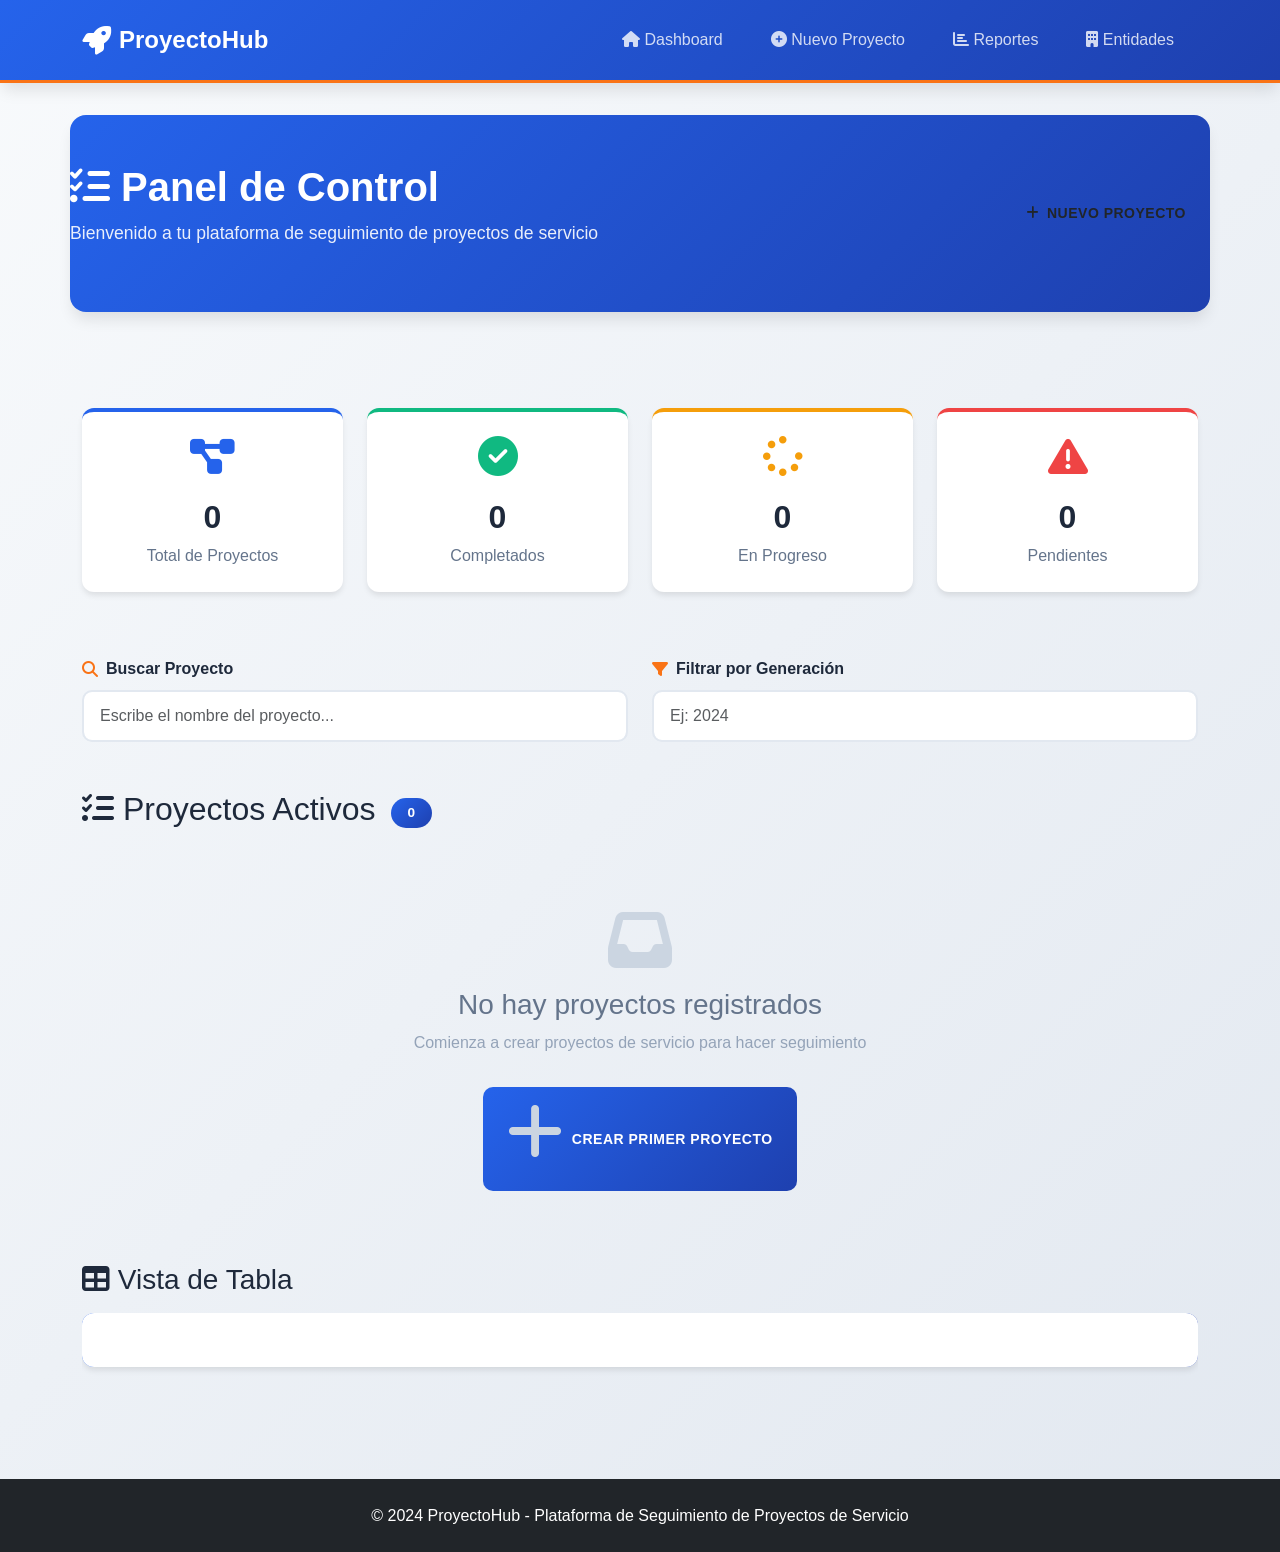
<file: index.html>
<!-- ========================================
DASHBOARD PRINCIPAL - PROYECTOHUB
=======================================
Esta página es el dashboard principal de la plataforma ProyectoHub.
Muestra estadísticas generales, lista de proyectos con filtros de búsqueda,
y permite navegar a otras secciones de la aplicación.
-->

<!DOCTYPE html>
<html lang="es">
<head>
    <meta charset="UTF-8">
    <meta name="viewport" content="width=device-width, initial-scale=1.0">
    <!-- Bootstrap CSS para estilos responsivos y componentes -->
    <link href="https://cdn.jsdelivr.net/npm/bootstrap@5.3.0/dist/css/bootstrap.min.css" rel="stylesheet">
    <!-- Font Awesome para iconos -->
    <link rel="stylesheet" href="https://cdnjs.cloudflare.com/ajax/libs/font-awesome/6.4.0/css/all.min.css">
    <!-- Estilos personalizados del proyecto -->
    <link rel="stylesheet" href="style.css">
    <title>Dashboard - Seguimiento de Proyectos</title>
</head>
<body>
    <!-- ========================================
    BARRA DE NAVEGACIÓN
    ========================================
    Navbar responsivo con enlaces a las principales secciones de la aplicación
    -->
    <nav class="navbar navbar-expand-lg navbar-dark mb-0">
        <div class="container-lg">
            <!-- Logo y nombre de la aplicación -->
            <a class="navbar-brand" href="index.html">
                <i class="fas fa-rocket"></i> ProyectoHub
            </a>
            <!-- Botón para menú móvil -->
            <button class="navbar-toggler" type="button" data-bs-toggle="collapse" data-bs-target="#navbarNav">
                <span class="navbar-toggler-icon"></span>
            </button>
            <!-- Menú de navegación -->
            <div class="collapse navbar-collapse" id="navbarNav">
                <div class="navbar-nav ms-auto">
                    <a class="nav-link" href="index.html"><i class="fas fa-home"></i> Dashboard</a>
                    <a class="nav-link" href="registrar_proyecto.html"><i class="fas fa-plus-circle"></i> Nuevo Proyecto</a>
                    <a class="nav-link" href="reportes.html"><i class="fas fa-chart-bar"></i> Reportes</a>
                    <a class="nav-link" href="gestionar_entidades.html"><i class="fas fa-building"></i> Entidades</a>
                </div>
            </div>
        </div>
    </nav>

    <!-- ========================================
    CABECERA DEL DASHBOARD
    ========================================
    Sección de bienvenida con título y botón para crear nuevo proyecto
    -->
    <div class="dashboard-header container-lg">
        <div class="row align-items-center">
            <div class="col-md-8">
                <h1><i class="fas fa-tasks"></i> Panel de Control</h1>
                <p>Bienvenido a tu plataforma de seguimiento de proyectos de servicio</p>
            </div>
            <div class="col-md-4 text-end">
                <!-- Botón para acceder al formulario de nuevo proyecto -->
                <a href="registrar_proyecto.html" class="btn btn-accent">
                    <i class="fas fa-plus"></i> Nuevo Proyecto
                </a>
            </div>
        </div>
    </div>

    <!-- ========================================
    CONTENEDOR PRINCIPAL
    ========================================
    Área principal que contiene todas las secciones del dashboard
    -->
    <main class="container-lg py-5">
        <!-- ========================================
        TARJETAS DE ESTADÍSTICAS
        ========================================
        Cuatro tarjetas que muestran KPIs principales: total proyectos, completados, en progreso, pendientes
        Los valores se actualizan dinámicamente mediante JavaScript
        -->
        <div class="row mb-5">
            <div class="col-md-3 col-sm-6 mb-3">
                <div class="stat-card stat-primary">
                    <i class="fas fa-project-diagram"></i>
                    <div class="stat-number" id="totalProyectos">0</div>
                    <div class="stat-label">Total de Proyectos</div>
                </div>
            </div>
            <div class="col-md-3 col-sm-6 mb-3">
                <div class="stat-card stat-success">
                    <i class="fas fa-check-circle"></i>
                    <div class="stat-number" id="completados">0</div>
                    <div class="stat-label">Completados</div>
                </div>
            </div>
            <div class="col-md-3 col-sm-6 mb-3">
                <div class="stat-card stat-warning">
                    <i class="fas fa-spinner"></i>
                    <div class="stat-number" id="enProgreso">0</div>
                    <div class="stat-label">En Progreso</div>
                </div>
            </div>
            <div class="col-md-3 col-sm-6 mb-3">
                <div class="stat-card stat-danger">
                    <i class="fas fa-exclamation-triangle"></i>
                    <div class="stat-number" id="pendientes">0</div>
                    <div class="stat-label">Pendientes</div>
                </div>
            </div>
        </div>

        <!-- ========================================
        CONTROLES DE FILTRO Y BÚSQUEDA
        ========================================
        Campos de entrada para filtrar proyectos por nombre y generación
        La búsqueda es en tiempo real mediante JavaScript
        -->
        <div class="row mb-4">
            <div class="col-md-6">
                <div class="form-group">
                    <label class="form-label">
                        <i class="fas fa-search"></i> Buscar Proyecto
                    </label>
                    <!-- Campo de búsqueda por nombre de proyecto -->
                    <input type="text" id="busqueda" class="form-control" placeholder="Escribe el nombre del proyecto...">
                </div>
            </div>
            <div class="col-md-6">
                <div class="form-group">
                    <label class="form-label">
                        <i class="fas fa-filter"></i> Filtrar por Generación
                    </label>
                    <!-- Campo para filtrar por año de generación -->
                    <input type="text" id="filtroGeneracion" class="form-control" placeholder="Ej: 2024">
                </div>
            </div>
        </div>

        <!-- ========================================
        SECCIÓN DE PROYECTOS
        ========================================
        Área que muestra la lista de proyectos en formato de grid y tabla
        Incluye estado vacío cuando no hay proyectos
        -->
        <div class="mb-4">
            <div class="d-flex align-items-center mb-4">
                <h2><i class="fas fa-list-check"></i> Proyectos Activos</h2>
                <!-- Badge que muestra el conteo total de proyectos -->
                <span class="badge badge-primary ms-3" id="conteoProyectos">0</span>
            </div>

            <!-- ========================================
            GRID DE PROYECTOS
            ========================================
            Vista en tarjetas responsivas de los proyectos
            Cada tarjeta muestra información básica y acciones disponibles
            -->
            <div id="contenedorProyectos" class="row">
                <div class="col-12">
                    <!-- Estado vacío cuando no hay proyectos registrados -->
                    <div class="empty-state">
                        <i class="fas fa-inbox"></i>
                        <h3>No hay proyectos registrados</h3>
                        <p>Comienza a crear proyectos de servicio para hacer seguimiento</p>
                    </div>
                </div>
            </div>
        </div>

        <!-- ========================================
        VISTA DE TABLA ALTERNATIVA
        ========================================
        Vista tabular para pantallas grandes, muestra proyectos en formato de tabla
        Solo visible en dispositivos de escritorio (d-none d-lg-block)
        -->
        <div class="d-none d-lg-block">
            <h3 class="mb-3"><i class="fas fa-table"></i> Vista de Tabla</h3>
            <div class="table-responsive">
                <table class="table">
                    <thead>
                        <tr>
                            <th><i class="fas fa-bookmark"></i> Título</th>
                            <th><i class="fas fa-bullseye"></i> Objetivo</th>
                            <th><i class="fas fa-graduation-cap"></i> Generación</th>
                            <th><i class="fas fa-info-circle"></i> Estado</th>
                            <th><i class="fas fa-cogs"></i> Acciones</th>
                        </tr>
                    </thead>
                    <!-- Cuerpo de la tabla que se llena dinámicamente -->
                    <tbody id="tablaProyectos"></tbody>
                </table>
            </div>
        </div>
    </main>

    <!-- ========================================
    PIE DE PÁGINA
    ========================================
    Footer con información de copyright
    -->
    <footer class="bg-dark text-white text-center py-4 mt-5">
        <div class="container">
            <p class="mb-0">&copy; 2024 ProyectoHub - Plataforma de Seguimiento de Proyectos de Servicio</p>
        </div>
    </footer>

    <!-- ========================================
    SCRIPTS DE JAVASCRIPT
    ========================================
    Scripts para funcionalidad interactiva: Bootstrap, almacenamiento local y código personalizado
    -->
    <script src="https://cdn.jsdelivr.net/npm/bootstrap@5.3.0/dist/js/bootstrap.bundle.min.js"></script>
    <script src="storage.js"></script>
    <script>
        function cargarDashboard() {
            const proyectos = obtenerProyectos();

            if (!proyectos || proyectos.length === 0) {
                document.getElementById('contenedorProyectos').innerHTML = `
                    <div class="col-12">
                        <div class="empty-state">
                            <i class="fas fa-inbox"></i>
                            <h3>No hay proyectos registrados</h3>
                            <p>Comienza a crear proyectos de servicio para hacer seguimiento</p>
                            <a href="registrar_proyecto.html" class="btn btn-primary mt-3">
                                <i class="fas fa-plus"></i> Crear Primer Proyecto
                            </a>
                        </div>
                    </div>
                `;
                document.getElementById('totalProyectos').textContent = 0;
                document.getElementById('completados').textContent = 0;
                document.getElementById('enProgreso').textContent = 0;
                document.getElementById('pendientes').textContent = 0;
                document.getElementById('conteoProyectos').textContent = 0;
                document.getElementById('tablaProyectos').innerHTML = '';
                return;
            }

            document.getElementById('totalProyectos').textContent = proyectos.length;
            document.getElementById('completados').textContent = proyectos.filter(p => p.estado === 'Completado').length;
            document.getElementById('enProgreso').textContent = proyectos.filter(p => p.estado === 'En Progreso').length;
            document.getElementById('pendientes').textContent = proyectos.filter(p => p.estado === 'Pendiente').length;

            renderizarProyectos(proyectos);
            renderizarTabla(proyectos);
        }

        function renderizarProyectos(proyectos) {
            const contenedor = document.getElementById('contenedorProyectos');
            if (!proyectos || proyectos.length === 0) {
                contenedor.innerHTML = '';
                return;
            }

            contenedor.innerHTML = proyectos.map(p => `
                <div class="col-md-6 col-lg-4 mb-4">
                    <div class="proyecto-card" onclick="irAGestion(${p.id})">
                        <h3><i class="fas fa-briefcase"></i> ${p.titulo}</h3>
                        <p class="text-muted mb-2">${p.objetivo ? p.objetivo.substring(0, 80) + '...' : 'Sin objetivo'}</p>
                        <div class="proyecto-meta">
                            <span><i class="fas fa-graduation-cap"></i> ${p.generacion || 'N/A'}</span>
                            <span><i class="fas fa-circle-check"></i> <strong>${p.estado || 'Pendiente'}</strong></span>
                        </div>
                    </div>
                </div>
            `).join('');
            document.getElementById('conteoProyectos').textContent = proyectos.length;
        }

        function renderizarTabla(proyectos) {
            const tabla = document.getElementById('tablaProyectos');
            if (!proyectos || proyectos.length === 0) {
                tabla.innerHTML = '';
                return;
            }

            tabla.innerHTML = proyectos.map(p => `
                <tr>
                    <td>
                        <a href="gestion_actividades.html?id=${p.id}" class="text-decoration-none fw-bold text-primary">
                            <i class="fas fa-link"></i> ${p.titulo}
                        </a>
                    </td>
                    <td>${p.objetivo ? p.objetivo.substring(0, 50) + '...' : 'Sin objetivo'}</td>
                    <td>${p.generacion || 'N/A'}</td>
                    <td>
                        <span class="badge ${getEstadoBadgeClass(p.estado)}">
                            ${p.estado || 'Pendiente'}
                        </span>
                    </td>
                    <td>
                        <a href="gestion_actividades.html?id=${p.id}" class="btn btn-sm btn-primary" title="Ver actividades">
                            <i class="fas fa-tasks"></i>
                        </a>
                        <a href="reportes.html" class="btn btn-sm btn-info" title="Ver reporte">
                            <i class="fas fa-chart-line"></i>
                        </a>
                    </td>
                </tr>
            `).join('');
        }

        function getEstadoBadgeClass(estado) {
            switch (estado) {
                case 'Completado': return 'badge-success';
                case 'En Progreso': return 'badge-warning';
                case 'Pendiente': return 'badge-danger';
                default: return 'badge-info';
            }
        }

        function irAGestion(id) {
            window.location.href = `gestion_actividades.html?id=${id}`;
        }

        function mostrarAlerta(mensaje, tipo = 'info') {
            const alerta = document.createElement('div');
            alerta.className = `alert alert-${tipo} alert-dismissible fade show position-fixed`;
            alerta.style.top = '20px';
            alerta.style.right = '20px';
            alerta.style.zIndex = '9999';
            alerta.innerHTML = `
                ${mensaje}
                <button type="button" class="btn-close" data-bs-dismiss="alert"></button>
            `;
            document.body.appendChild(alerta);
            setTimeout(() => alerta.remove(), 5000);
        }

        function aplicarFiltro() {
            const proyectos = obtenerProyectos();
            const texto = document.getElementById('busqueda').value.toLowerCase();
            const generacion = document.getElementById('filtroGeneracion').value.trim();
            let filtrados = proyectos;

            if (texto) {
                filtrados = filtrados.filter(p => p.titulo.toLowerCase().includes(texto));
            }
            if (generacion) {
                filtrados = filtrados.filter(p => p.generacion === generacion);
            }

            if (filtrados.length === 0) {
                document.getElementById('contenedorProyectos').innerHTML = `
                    <div class="col-12">
                        <div class="empty-state">
                            <i class="fas fa-search"></i>
                            <h3>No se encontraron proyectos</h3>
                            <p>Revisa los filtros o crea un nuevo proyecto</p>
                        </div>
                    </div>
                `;
                document.getElementById('conteoProyectos').textContent = 0;
                document.getElementById('tablaProyectos').innerHTML = '';
                return;
            }

            renderizarProyectos(filtrados);
            renderizarTabla(filtrados);
        }

        document.getElementById('busqueda').addEventListener('input', aplicarFiltro);
        document.getElementById('filtroGeneracion').addEventListener('input', aplicarFiltro);

        cargarDashboard();
        setInterval(cargarDashboard, 30000);
    </script>
</body>
</html>
</file>
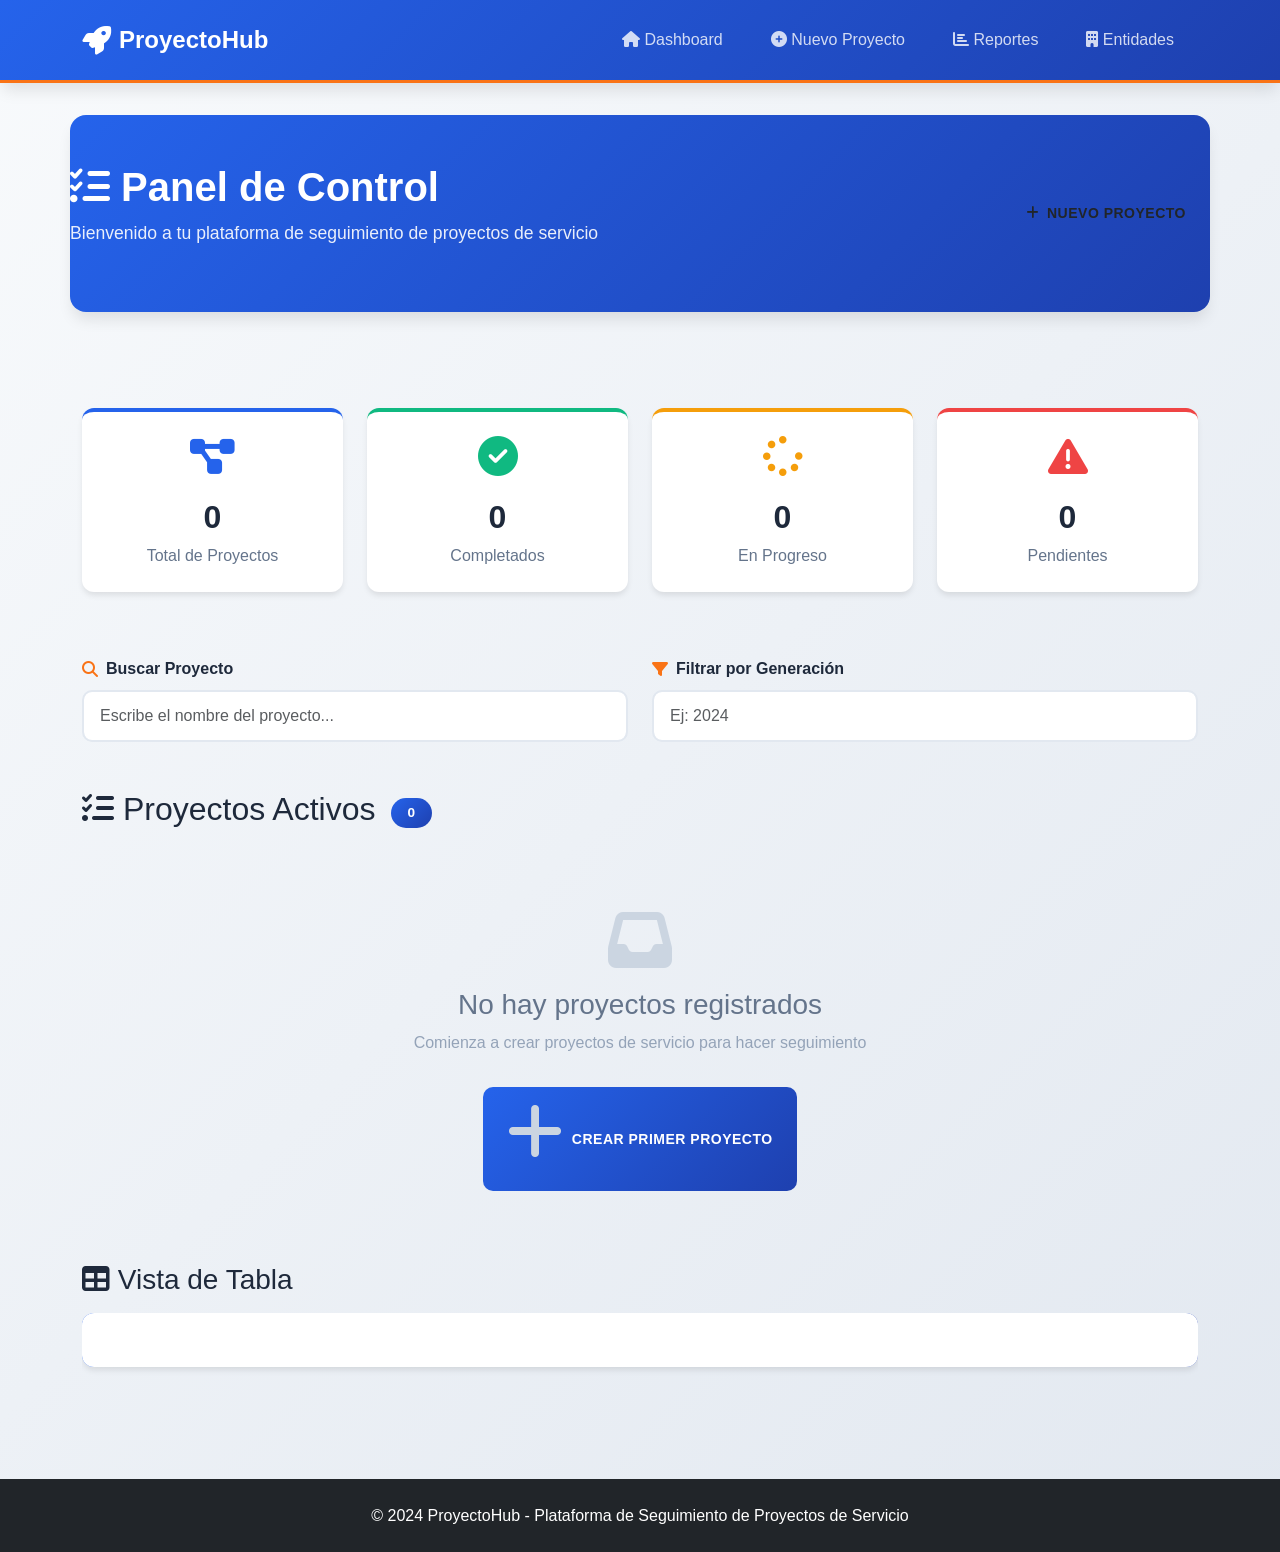
<file: gestion_actividades.html>
<!DOCTYPE html>
<html lang="es">
<head>
    <meta charset="UTF-8">
    <meta name="viewport" content="width=device-width, initial-scale=1.0">
    <link href="https://cdn.jsdelivr.net/npm/bootstrap@5.3.0/dist/css/bootstrap.min.css" rel="stylesheet">
    <link rel="stylesheet" href="https://cdnjs.cloudflare.com/ajax/libs/font-awesome/6.4.0/css/all.min.css">
    <link rel="stylesheet" href="style.css">
    <title>Gestión de Actividades</title>
</head>
<body>
    <!-- NAVBAR -->
    <nav class="navbar navbar-expand-lg navbar-dark mb-0">
        <div class="container-lg">
            <a class="navbar-brand" href="index.html">
                <i class="fas fa-arrow-left"></i> ProyectoHub
            </a>
            <button class="navbar-toggler" type="button" data-bs-toggle="collapse" data-bs-target="#navbarNav">
                <span class="navbar-toggler-icon"></span>
            </button>
            <div class="collapse navbar-collapse" id="navbarNav">
                <div class="navbar-nav ms-auto">
                    <a class="nav-link" href="index.html"><i class="fas fa-home"></i> Dashboard</a>
                    <a class="nav-link" href="registrar_proyecto.html"><i class="fas fa-plus-circle"></i> Nuevo Proyecto</a>
                    <a class="nav-link" href="gestionar_entidades.html"><i class="fas fa-building"></i> Entidades</a>
                </div>
            </div>
        </div>
    </nav>

    <!-- HEADER -->
    <div class="dashboard-header container-lg">
        <div class="row">
            <div class="col-md-8">
                <h1 id="nombreProyecto"><i class="fas fa-tasks"></i> Actividades del Proyecto</h1>
                <p id="objProyecto">Gestiona y controla todas las actividades del proyecto</p>
            </div>
            <div class="col-md-4 text-end">
                <button class="btn btn-accent" data-bs-toggle="modal" data-bs-target="#modalNuevaActividad">
                    <i class="fas fa-plus"></i> Nueva Actividad
                </button>
            </div>
        </div>
    </div>

    <!-- CONTENEDOR PRINCIPAL -->
    <main class="container-lg py-5">
        <!-- ESTADÍSTICAS -->
        <div class="row mb-5">
            <div class="col-md-4 col-sm-6 mb-3">
                <div class="stat-card stat-primary">
                    <i class="fas fa-tasks"></i>
                    <div class="stat-number" id="totalActividades">0</div>
                    <div class="stat-label">Total Actividades</div>
                </div>
            </div>
            <div class="col-md-4 col-sm-6 mb-3">
                <div class="stat-card stat-success">
                    <i class="fas fa-check-circle"></i>
                    <div class="stat-number" id="completadas">0</div>
                    <div class="stat-label">Completadas</div>
                </div>
            </div>
            <div class="col-md-4 col-sm-6 mb-3">
                <div class="stat-card stat-warning">
                    <i class="fas fa-hourglass-half"></i>
                    <div class="stat-number" id="pendientes">0</div>
                    <div class="stat-label">Pendientes</div>
                </div>
            </div>
        </div>

        <!-- FILTRO -->
        <div class="row mb-4">
            <div class="col-md-6">
                <div class="form-group">
                    <label class="form-label">
                        <i class="fas fa-filter"></i> Filtrar por Estado
                    </label>
                    <select id="filtroEstado" class="form-select">
                        <option value="">Todos los estados</option>
                        <option value="Pendiente">Pendiente</option>
                        <option value="En Progreso">En Progreso</option>
                        <option value="Completado">Completado</option>
                    </select>
                </div>
            </div>
        </div>

        <!-- LISTA DE ACTIVIDADES -->
        <div id="contenedorActividades">
            <div class="empty-state">
                <i class="fas fa-inbox"></i>
                <h3>No hay actividades registradas</h3>
                <p>Crea tu primera actividad para comenzar el seguimiento</p>
                <button class="btn btn-primary mt-3" data-bs-toggle="modal" data-bs-target="#modalNuevaActividad">
                    <i class="fas fa-plus"></i> Crear Primera Actividad
                </button>
            </div>
        </div>
    </main>

    <!-- MODAL: NUEVA ACTIVIDAD -->
    <div class="modal fade" id="modalNuevaActividad" tabindex="-1">
        <div class="modal-dialog">
            <div class="modal-content">
                <div class="modal-header">
                    <h5 class="modal-title">
                        <i class="fas fa-plus-circle"></i> Nueva Actividad
                    </h5>
                    <button type="button" class="btn-close" data-bs-dismiss="modal"></button>
                </div>
                <div class="modal-body">
                    <form id="formNuevaActividad">
                        <div class="form-group mb-3">
                            <label class="form-label">Descripción</label>
                            <textarea id="descActividad" class="form-control" rows="3" placeholder="Describe la actividad..." required></textarea>
                        </div>
                        <div class="form-group mb-3">
                            <label class="form-label">Fecha Límite</label>
                            <input type="date" id="fechaActividad" class="form-control" required>
                        </div>
                        <div class="form-group">
                            <label class="form-label">Estado Inicial</label>
                            <select id="estadoActividad" class="form-select">
                                <option value="Pendiente">Pendiente</option>
                                <option value="En Progreso">En Progreso</option>
                                <option value="Completado">Completado</option>
                            </select>
                        </div>
                    </form>
                </div>
                <div class="modal-footer">
                    <button type="button" class="btn btn-secondary" data-bs-dismiss="modal">Cancelar</button>
                    <button type="button" class="btn btn-success" onclick="guardarNuevaActividad()">Guardar Actividad</button>
                </div>
            </div>
        </div>
    </div>

    <!-- MODAL: EDITAR ACTIVIDAD -->
    <div class="modal fade" id="modalEditarActividad" tabindex="-1">
        <div class="modal-dialog">
            <div class="modal-content">
                <div class="modal-header">
                    <h5 class="modal-title">
                        <i class="fas fa-edit"></i> Editar Actividad
                    </h5>
                    <button type="button" class="btn-close" data-bs-dismiss="modal"></button>
                </div>
                <div class="modal-body">
                    <form id="formEditarActividad">
                        <input type="hidden" id="editId">
                        <div class="form-group mb-3">
                            <label class="form-label">Descripción</label>
                            <textarea id="editDesc" class="form-control" rows="3" required></textarea>
                        </div>
                        <div class="form-group mb-3">
                            <label class="form-label">Fecha Límite</label>
                            <input type="date" id="editFecha" class="form-control" required>
                        </div>
                        <div class="form-group">
                            <label class="form-label">Estado</label>
                            <select id="editEstado" class="form-select">
                                <option value="Pendiente">Pendiente</option>
                                <option value="En Progreso">En Progreso</option>
                                <option value="Completado">Completado</option>
                            </select>
                        </div>
                    </form>
                </div>
                <div class="modal-footer">
                    <button type="button" class="btn btn-secondary" data-bs-dismiss="modal">Cancelar</button>
                    <button type="button" class="btn btn-success" onclick="guardarEdicion()">Guardar Cambios</button>
                </div>
            </div>
        </div>
    </div>

    <!-- FOOTER -->
    <footer class="bg-dark text-white text-center py-4 mt-5">
        <div class="container">
            <p class="mb-0">&copy; 2024 ProyectoHub - Plataforma de Seguimiento de Proyectos de Servicio</p>
        </div>
    </footer>

    <!-- SCRIPTS -->
    <script src="https://cdn.jsdelivr.net/npm/bootstrap@5.3.0/dist/js/bootstrap.bundle.min.js"></script>
    <script src="storage.js"></script>
    <script>
        const urlParams = new URLSearchParams(window.location.search);
        const proyectoId = urlParams.get('id');
        let actividades = [];

        if (!proyectoId) {
            window.location.href = 'index.html';
        }

        function cargarActividades() {
            actividades = obtenerActividades(proyectoId) || [];
            document.getElementById('totalActividades').textContent = actividades.length;
            document.getElementById('completadas').textContent = actividades.filter(a => a.estado === 'Completado').length;
            document.getElementById('pendientes').textContent = actividades.filter(a => a.estado !== 'Completado').length;
            renderizarActividades(actividades);
        }

        function renderizarActividades(lista) {
            const contenedor = document.getElementById('contenedorActividades');
            if (!lista || lista.length === 0) {
                contenedor.innerHTML = `
                    <div class="empty-state">
                        <i class="fas fa-inbox"></i>
                        <h3>No hay actividades registradas</h3>
                        <p>Crea tu primera actividad para comenzar el seguimiento</p>
                        <button class="btn btn-primary mt-3" data-bs-toggle="modal" data-bs-target="#modalNuevaActividad">
                            <i class="fas fa-plus"></i> Crear Primera Actividad
                        </button>
                    </div>
                `;
                return;
            }

            contenedor.innerHTML = lista.map(a => `
                <div class="actividad-item ${a.estado ? a.estado.toLowerCase().replace(' ', '') : 'pendiente'}">
                    <div class="actividad-header">
                        <div>
                            <div class="actividad-titulo">
                                <i class="fas fa-${getIconoEstado(a.estado)}"></i> ${a.descripcion}
                            </div>
                            <div class="actividad-fecha">
                                <i class="fas fa-calendar"></i> ${formatearFecha(a.fecha_limite)}
                            </div>
                        </div>
                        <div>
                            <span class="badge ${getEstadoBadgeClass(a.estado)}">
                                ${a.estado || 'Pendiente'}
                            </span>
                        </div>
                    </div>
                    <div class="actividad-acciones">
                        <button class="btn btn-sm btn-info" onclick="abrirEdicion(${a.id},'${a.descripcion.replace(/'/g, "\\'")}','${a.fecha_limite}','${a.estado}')">
                            <i class="fas fa-edit"></i> Editar
                        </button>
                        <button class="btn btn-sm btn-warning" onclick="registrarAvance(${a.id})">
                            <i class="fas fa-plus"></i> Registrar Avance
                        </button>
                        <button class="btn btn-sm btn-danger" onclick="eliminarActividadUI(${a.id})">
                            <i class="fas fa-trash"></i> Eliminar
                        </button>
                    </div>
                </div>
            `).join('');
        }

        function getIconoEstado(estado) {
            switch(estado) {
                case 'Completado': return 'check-circle';
                case 'En Progreso': return 'spinner';
                default: return 'circle';
            }
        }

        function getEstadoBadgeClass(estado) {
            switch(estado) {
                case 'Completado': return 'badge-success';
                case 'En Progreso': return 'badge-warning';
                default: return 'badge-danger';
            }
        }

        function formatearFecha(fecha) {
            const date = new Date(fecha);
            return date.toLocaleDateString('es-ES', { year: 'numeric', month: 'long', day: 'numeric' });
        }

        function guardarNuevaActividad() {
            const descripcion = document.getElementById('descActividad').value.trim();
            const fecha_limite = document.getElementById('fechaActividad').value;
            const estado = document.getElementById('estadoActividad').value;

            if (!descripcion || !fecha_limite) {
                mostrarAlerta('Por favor completa todos los campos', 'danger');
                return;
            }

            guardarActividad({
                proyecto_id: proyectoId,
                descripcion,
                fecha_limite,
                estado
            });

            mostrarAlerta('Actividad creada exitosamente', 'success');
            document.getElementById('formNuevaActividad').reset();
            bootstrap.Modal.getInstance(document.getElementById('modalNuevaActividad')).hide();
            cargarActividades();
        }

        function abrirEdicion(id, desc, fecha, estado) {
            document.getElementById('editId').value = id;
            document.getElementById('editDesc').value = desc;
            document.getElementById('editFecha').value = fecha;
            document.getElementById('editEstado').value = estado || 'Pendiente';
            new bootstrap.Modal(document.getElementById('modalEditarActividad')).show();
        }

        function guardarEdicion() {
            const id = parseInt(document.getElementById('editId').value, 10);
            const descripcion = document.getElementById('editDesc').value.trim();
            const fecha_limite = document.getElementById('editFecha').value;
            const estado = document.getElementById('editEstado').value;

            if (!descripcion || !fecha_limite) {
                mostrarAlerta('Por favor completa todos los campos', 'danger');
                return;
            }

            guardarActividad({
                id,
                proyecto_id: proyectoId,
                descripcion,
                fecha_limite,
                estado
            });

            mostrarAlerta('Actividad actualizada', 'success');
            bootstrap.Modal.getInstance(document.getElementById('modalEditarActividad')).hide();
            cargarActividades();
        }

        function eliminarActividadUI(id) {
            if (!confirm('¿Estás seguro de que deseas eliminar esta actividad?')) return;
            window.eliminarActividad(id);
            mostrarAlerta('Actividad eliminada', 'success');
            cargarActividades();
        }

        function registrarAvance(actividadId) {
            window.location.href = `registro_avance.html?actividad_id=${actividadId}&proyecto_id=${proyectoId}`;
        }

        document.getElementById('filtroEstado').addEventListener('change', (e) => {
            const filtro = e.target.value;
            if (filtro) {
                const filtradas = actividades.filter(a => a.estado === filtro);
                renderizarActividades(filtradas);
            } else {
                renderizarActividades(actividades);
            }
        });

        function mostrarAlerta(mensaje, tipo = 'info') {
            const alerta = document.createElement('div');
            alerta.className = `alert alert-${tipo} alert-dismissible fade show position-fixed`;
            alerta.style.top = '20px';
            alerta.style.right = '20px';
            alerta.style.zIndex = '9999';
            alerta.innerHTML = `
                ${mensaje}
                <button type="button" class="btn-close" data-bs-dismiss="alert"></button>
            `;
            document.body.appendChild(alerta);
            setTimeout(() => alerta.remove(), 5000);
        }

        cargarActividades();
    </script>
</body>
</html>
</file>
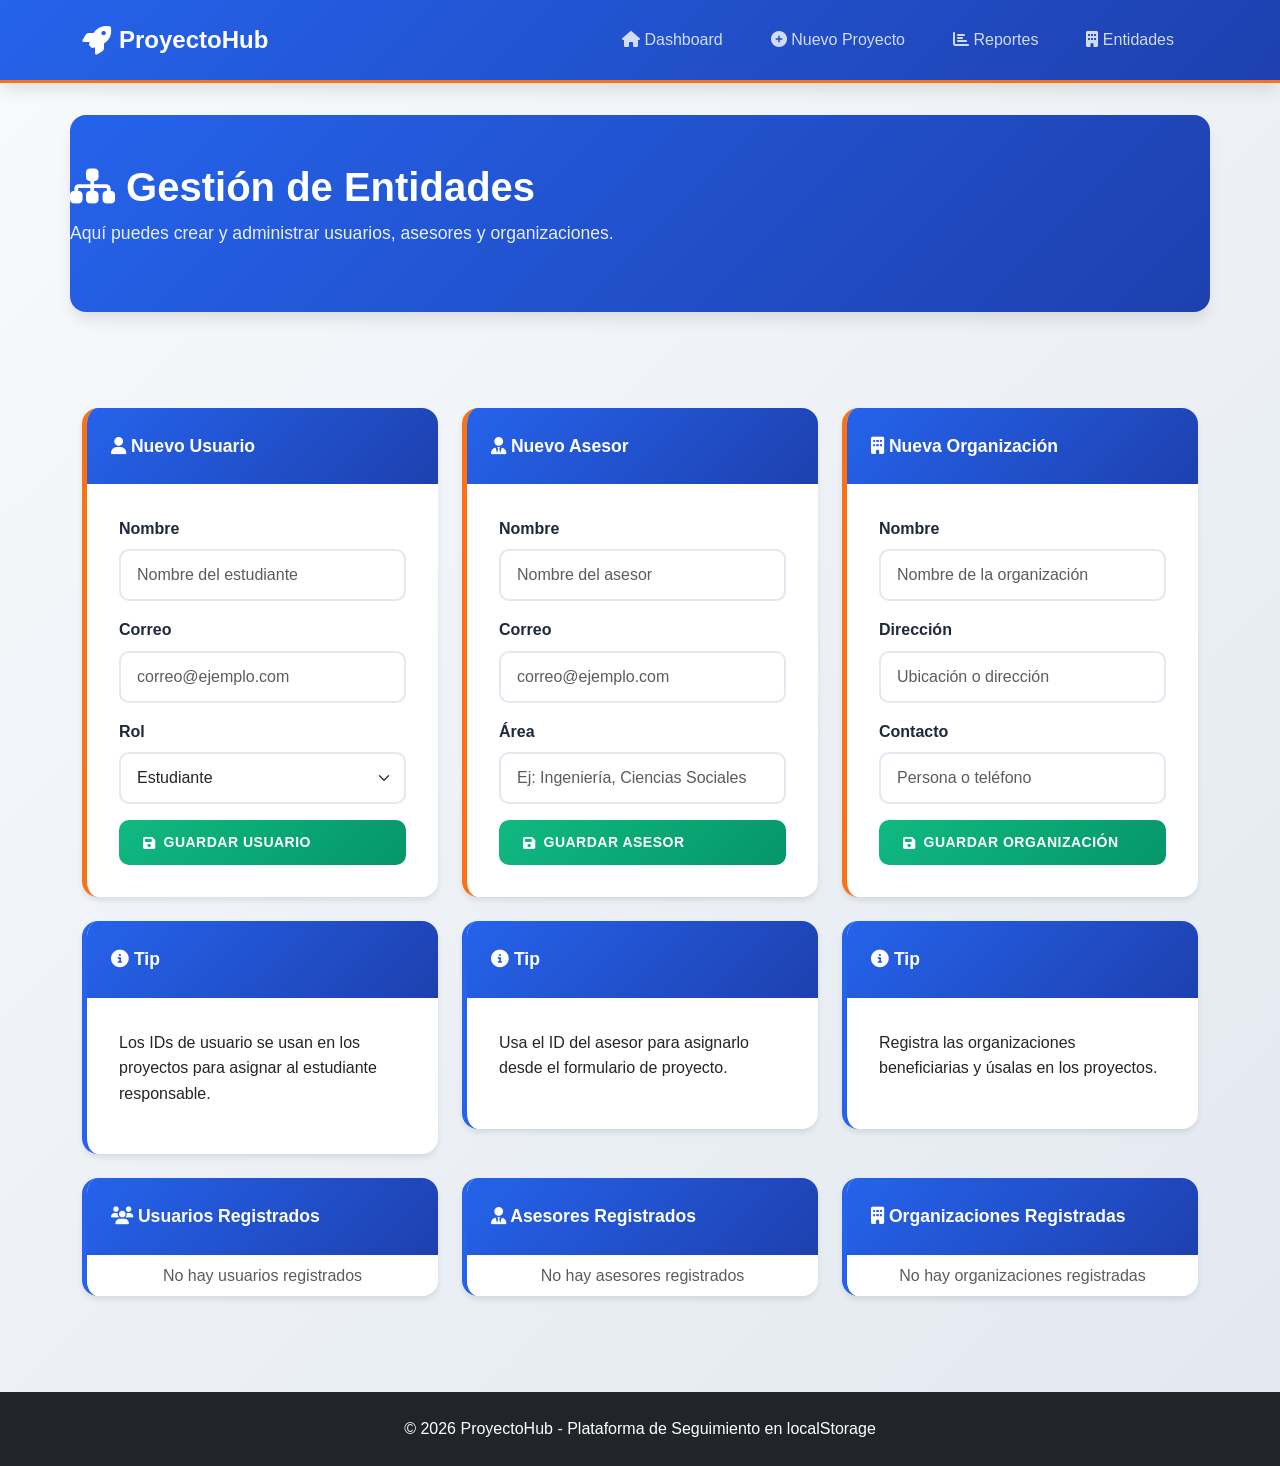
<file: gestionar_entidades.html>
<!DOCTYPE html>
<html lang="es">
<head>
    <meta charset="UTF-8">
    <meta name="viewport" content="width=device-width, initial-scale=1.0">
    <link href="https://cdn.jsdelivr.net/npm/bootstrap@5.3.0/dist/css/bootstrap.min.css" rel="stylesheet">
    <link rel="stylesheet" href="https://cdnjs.cloudflare.com/ajax/libs/font-awesome/6.4.0/css/all.min.css">
    <link rel="stylesheet" href="style.css">
    <title>Gestionar Entidades</title>
</head>
<body>
    <nav class="navbar navbar-expand-lg navbar-dark mb-0">
        <div class="container-lg">
            <a class="navbar-brand" href="index.html">
                <i class="fas fa-rocket"></i> ProyectoHub
            </a>
            <button class="navbar-toggler" type="button" data-bs-toggle="collapse" data-bs-target="#navbarNav">
                <span class="navbar-toggler-icon"></span>
            </button>
            <div class="collapse navbar-collapse" id="navbarNav">
                <div class="navbar-nav ms-auto">
                    <a class="nav-link" href="index.html"><i class="fas fa-home"></i> Dashboard</a>
                    <a class="nav-link" href="registrar_proyecto.html"><i class="fas fa-plus-circle"></i> Nuevo Proyecto</a>
                    <a class="nav-link" href="reportes.html"><i class="fas fa-chart-bar"></i> Reportes</a>
                    <a class="nav-link active" href="gestionar_entidades.html"><i class="fas fa-building"></i> Entidades</a>
                </div>
            </div>
        </div>
    </nav>

    <div class="dashboard-header container-lg">
        <div class="row align-items-center">
            <div class="col-md-8">
                <h1><i class="fas fa-sitemap"></i> Gestión de Entidades</h1>
                <p>Aquí puedes crear y administrar usuarios, asesores y organizaciones.</p>
            </div>
        </div>
    </div>

    <main class="container-lg py-5">
        <div class="row gy-4">
            <div class="col-lg-4">
                <div class="card card-accent">
                    <div class="card-header">
                        <i class="fas fa-user"></i> Nuevo Usuario
                    </div>
                    <div class="card-body">
                        <form id="formUsuario">
                            <div class="mb-3">
                                <label class="form-label">Nombre</label>
                                <input type="text" id="usuarioNombre" class="form-control" placeholder="Nombre del estudiante" required>
                            </div>
                            <div class="mb-3">
                                <label class="form-label">Correo</label>
                                <input type="email" id="usuarioCorreo" class="form-control" placeholder="correo@ejemplo.com">
                            </div>
                            <div class="mb-3">
                                <label class="form-label">Rol</label>
                                <select id="usuarioRol" class="form-select">
                                    <option value="Estudiante">Estudiante</option>
                                    <option value="Administrador">Administrador</option>
                                </select>
                            </div>
                            <button type="submit" class="btn btn-success w-100">
                                <i class="fas fa-save"></i> Guardar Usuario
                            </button>
                        </form>
                    </div>
                </div>
                <div class="card mt-4">
                    <div class="card-header bg-info text-white">
                        <i class="fas fa-info-circle"></i> Tip
                    </div>
                    <div class="card-body">
                        <p>Los IDs de usuario se usan en los proyectos para asignar al estudiante responsable.</p>
                    </div>
                </div>
            </div>

            <div class="col-lg-4">
                <div class="card card-accent">
                    <div class="card-header">
                        <i class="fas fa-user-tie"></i> Nuevo Asesor
                    </div>
                    <div class="card-body">
                        <form id="formAsesor">
                            <div class="mb-3">
                                <label class="form-label">Nombre</label>
                                <input type="text" id="asesorNombre" class="form-control" placeholder="Nombre del asesor" required>
                            </div>
                            <div class="mb-3">
                                <label class="form-label">Correo</label>
                                <input type="email" id="asesorCorreo" class="form-control" placeholder="correo@ejemplo.com">
                            </div>
                            <div class="mb-3">
                                <label class="form-label">Área</label>
                                <input type="text" id="asesorArea" class="form-control" placeholder="Ej: Ingeniería, Ciencias Sociales">
                            </div>
                            <button type="submit" class="btn btn-success w-100">
                                <i class="fas fa-save"></i> Guardar Asesor
                            </button>
                        </form>
                    </div>
                </div>
                <div class="card mt-4">
                    <div class="card-header bg-info text-white">
                        <i class="fas fa-info-circle"></i> Tip
                    </div>
                    <div class="card-body">
                        <p>Usa el ID del asesor para asignarlo desde el formulario de proyecto.</p>
                    </div>
                </div>
            </div>

            <div class="col-lg-4">
                <div class="card card-accent">
                    <div class="card-header">
                        <i class="fas fa-building"></i> Nueva Organización
                    </div>
                    <div class="card-body">
                        <form id="formOrganizacion">
                            <div class="mb-3">
                                <label class="form-label">Nombre</label>
                                <input type="text" id="organizacionNombre" class="form-control" placeholder="Nombre de la organización" required>
                            </div>
                            <div class="mb-3">
                                <label class="form-label">Dirección</label>
                                <input type="text" id="organizacionDireccion" class="form-control" placeholder="Ubicación o dirección">
                            </div>
                            <div class="mb-3">
                                <label class="form-label">Contacto</label>
                                <input type="text" id="organizacionContacto" class="form-control" placeholder="Persona o teléfono">
                            </div>
                            <button type="submit" class="btn btn-success w-100">
                                <i class="fas fa-save"></i> Guardar Organización
                            </button>
                        </form>
                    </div>
                </div>
                <div class="card mt-4">
                    <div class="card-header bg-info text-white">
                        <i class="fas fa-info-circle"></i> Tip
                    </div>
                    <div class="card-body">
                        <p>Registra las organizaciones beneficiarias y úsalas en los proyectos.</p>
                    </div>
                </div>
            </div>

            <div class="col-12">
                <div class="row gy-4">
                    <div class="col-lg-4">
                        <div class="card">
                            <div class="card-header bg-primary text-white">
                                <i class="fas fa-users"></i> Usuarios Registrados
                            </div>
                            <div class="card-body p-0">
                                <ul class="list-group list-group-flush" id="listaUsuarios"></ul>
                            </div>
                        </div>
                    </div>
                    <div class="col-lg-4">
                        <div class="card">
                            <div class="card-header bg-primary text-white">
                                <i class="fas fa-user-tie"></i> Asesores Registrados
                            </div>
                            <div class="card-body p-0">
                                <ul class="list-group list-group-flush" id="listaAsesores"></ul>
                            </div>
                        </div>
                    </div>
                    <div class="col-lg-4">
                        <div class="card">
                            <div class="card-header bg-primary text-white">
                                <i class="fas fa-building"></i> Organizaciones Registradas
                            </div>
                            <div class="card-body p-0">
                                <ul class="list-group list-group-flush" id="listaOrganizaciones"></ul>
                            </div>
                        </div>
                    </div>
                </div>
            </div>
        </div>
    </main>

    <footer class="bg-dark text-white text-center py-4 mt-5">
        <div class="container">
            <p class="mb-0">&copy; 2026 ProyectoHub - Plataforma de Seguimiento en localStorage</p>
        </div>
    </footer>

    <script src="https://cdn.jsdelivr.net/npm/bootstrap@5.3.0/dist/js/bootstrap.bundle.min.js"></script>
    <script src="storage.js"></script>
    <script>
        function mostrarAlerta(mensaje, tipo = 'info') {
            const alerta = document.createElement('div');
            alerta.className = `alert alert-${tipo} alert-dismissible fade show position-fixed`;
            alerta.style.top = '20px';
            alerta.style.right = '20px';
            alerta.style.zIndex = '9999';
            alerta.style.minWidth = '300px';
            alerta.innerHTML = `
                ${mensaje}
                <button type="button" class="btn-close" data-bs-dismiss="alert"></button>
            `;
            document.body.appendChild(alerta);
            setTimeout(() => alerta.remove(), 5000);
        }

        function renderizarUsuarios() {
            const lista = obtenerUsuarios();
            const contenedor = document.getElementById('listaUsuarios');
            if (lista.length === 0) {
                contenedor.innerHTML = '<li class="list-group-item text-center text-muted">No hay usuarios registrados</li>';
                return;
            }
            contenedor.innerHTML = lista.map(u => `
                <li class="list-group-item d-flex justify-content-between align-items-start">
                    <div>
                        <strong>#${u.id}</strong> ${u.nombre} <span class="badge bg-secondary">${u.rol}</span>
                        <div class="small text-muted">${u.correo || 'Sin correo'}</div>
                    </div>
                    <button class="btn btn-sm btn-danger" onclick="borrarUsuario(${u.id})">
                        <i class="fas fa-trash"></i>
                    </button>
                </li>
            `).join('');
        }

        function renderizarAsesores() {
            const lista = obtenerAsesores();
            const contenedor = document.getElementById('listaAsesores');
            if (lista.length === 0) {
                contenedor.innerHTML = '<li class="list-group-item text-center text-muted">No hay asesores registrados</li>';
                return;
            }
            contenedor.innerHTML = lista.map(a => `
                <li class="list-group-item d-flex justify-content-between align-items-start">
                    <div>
                        <strong>#${a.id}</strong> ${a.nombre}
                        <div class="small text-muted">${a.area || 'Sin área'} - ${a.correo || 'Sin correo'}</div>
                    </div>
                    <button class="btn btn-sm btn-danger" onclick="borrarAsesor(${a.id})">
                        <i class="fas fa-trash"></i>
                    </button>
                </li>
            `).join('');
        }

        function renderizarOrganizaciones() {
            const lista = obtenerOrganizaciones();
            const contenedor = document.getElementById('listaOrganizaciones');
            if (lista.length === 0) {
                contenedor.innerHTML = '<li class="list-group-item text-center text-muted">No hay organizaciones registradas</li>';
                return;
            }
            contenedor.innerHTML = lista.map(o => `
                <li class="list-group-item d-flex justify-content-between align-items-start">
                    <div>
                        <strong>#${o.id}</strong> ${o.nombre}
                        <div class="small text-muted">${o.direccion || 'Sin dirección'} - ${o.contacto || 'Sin contacto'}</div>
                    </div>
                    <button class="btn btn-sm btn-danger" onclick="borrarOrganizacion(${o.id})">
                        <i class="fas fa-trash"></i>
                    </button>
                </li>
            `).join('');
        }

        document.getElementById('formUsuario').addEventListener('submit', (e) => {
            e.preventDefault();
            const nombre = document.getElementById('usuarioNombre').value.trim();
            const correo = document.getElementById('usuarioCorreo').value.trim();
            const rol = document.getElementById('usuarioRol').value;

            if (!nombre) {
                mostrarAlerta('Ingresa el nombre del usuario', 'danger');
                return;
            }

            guardarUsuario({ nombre, correo, rol });
            mostrarAlerta('Usuario guardado en localStorage', 'success');
            e.target.reset();
            renderizarUsuarios();
        });

        document.getElementById('formAsesor').addEventListener('submit', (e) => {
            e.preventDefault();
            const nombre = document.getElementById('asesorNombre').value.trim();
            const correo = document.getElementById('asesorCorreo').value.trim();
            const area = document.getElementById('asesorArea').value.trim();

            if (!nombre) {
                mostrarAlerta('Ingresa el nombre del asesor', 'danger');
                return;
            }

            guardarAsesor({ nombre, correo, area });
            mostrarAlerta('Asesor guardado en localStorage', 'success');
            e.target.reset();
            renderizarAsesores();
        });

        document.getElementById('formOrganizacion').addEventListener('submit', (e) => {
            e.preventDefault();
            const nombre = document.getElementById('organizacionNombre').value.trim();
            const direccion = document.getElementById('organizacionDireccion').value.trim();
            const contacto = document.getElementById('organizacionContacto').value.trim();

            if (!nombre) {
                mostrarAlerta('Ingresa el nombre de la organización', 'danger');
                return;
            }

            guardarOrganizacion({ nombre, direccion, contacto });
            mostrarAlerta('Organización guardada en localStorage', 'success');
            e.target.reset();
            renderizarOrganizaciones();
        });

        function borrarUsuario(id) {
            if (!confirm('¿Eliminar este usuario?')) return;
            eliminarUsuario(id);
            renderizarUsuarios();
            mostrarAlerta('Usuario eliminado', 'success');
        }

        function borrarAsesor(id) {
            if (!confirm('¿Eliminar este asesor?')) return;
            eliminarAsesor(id);
            renderizarAsesores();
            mostrarAlerta('Asesor eliminado', 'success');
        }

        function borrarOrganizacion(id) {
            if (!confirm('¿Eliminar esta organización?')) return;
            eliminarOrganizacion(id);
            renderizarOrganizaciones();
            mostrarAlerta('Organización eliminada', 'success');
        }

        renderizarUsuarios();
        renderizarAsesores();
        renderizarOrganizaciones();
    </script>
</body>
</html>
</file>
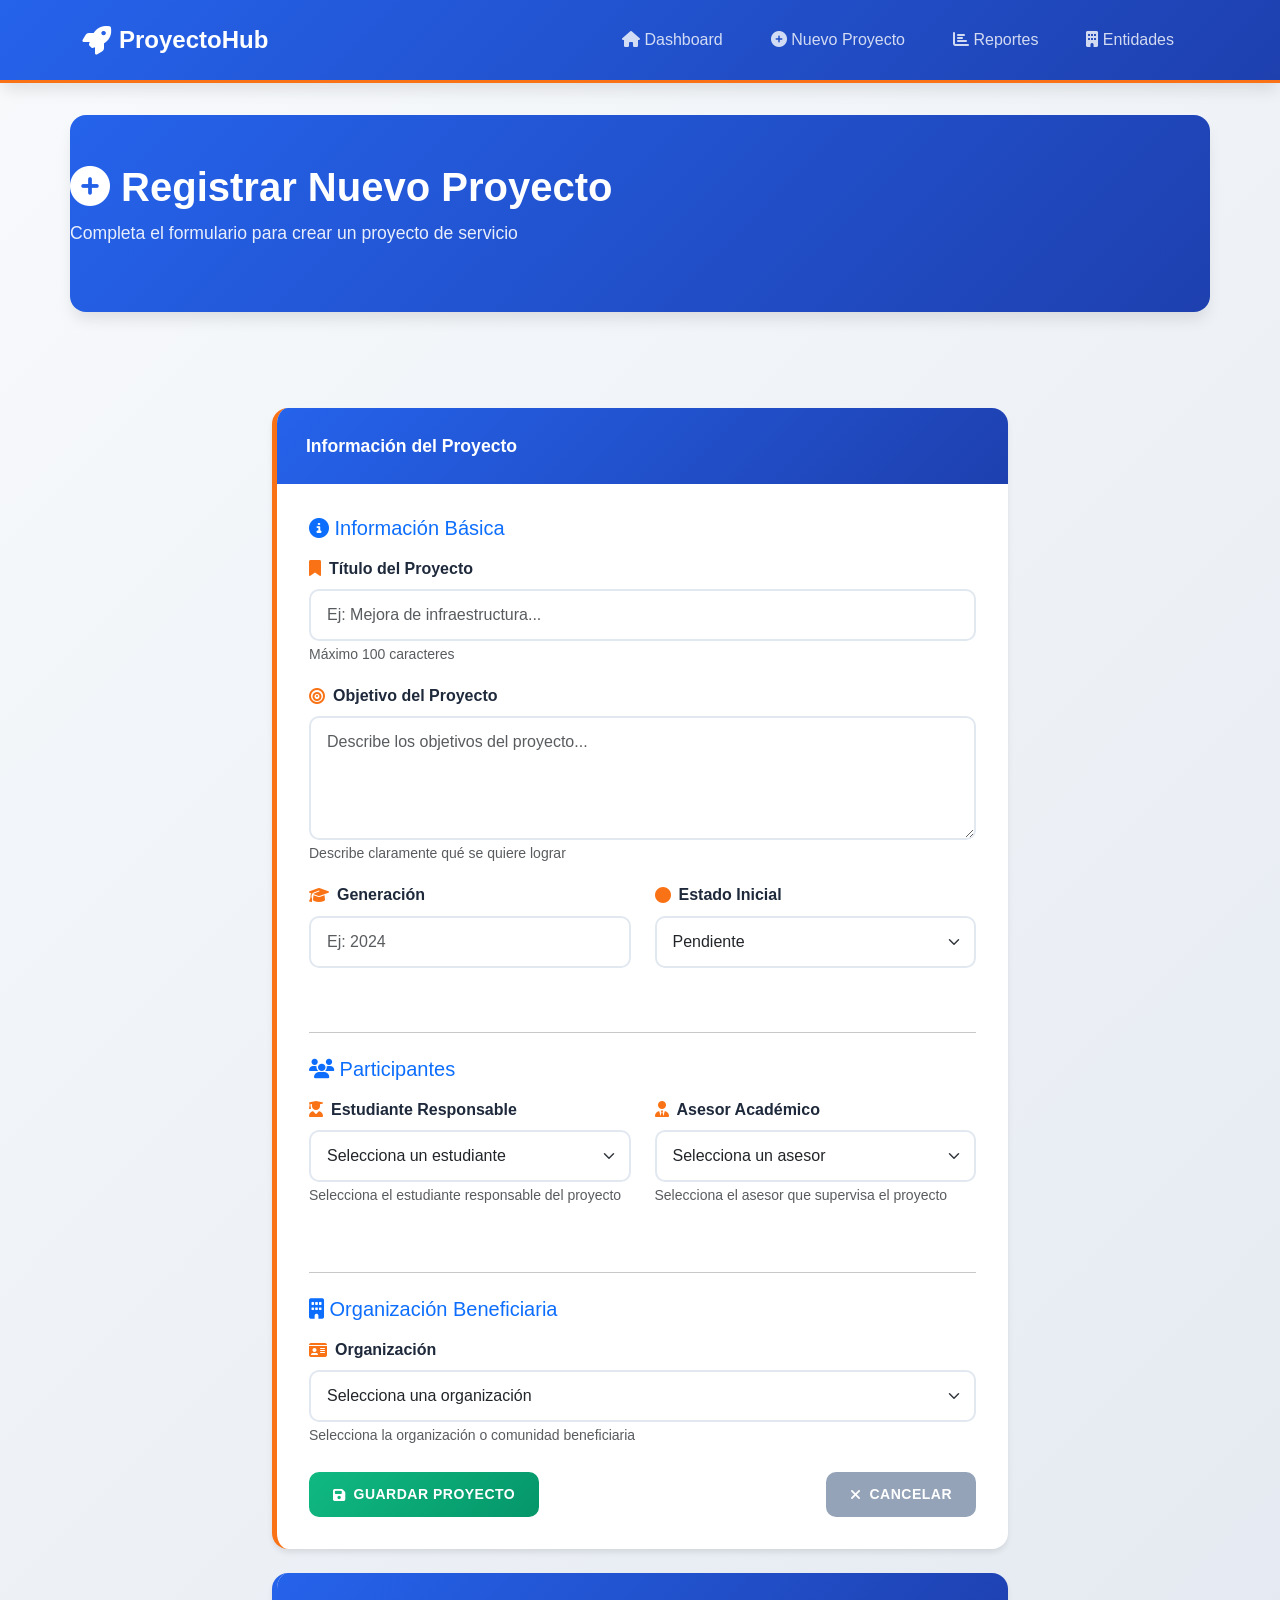
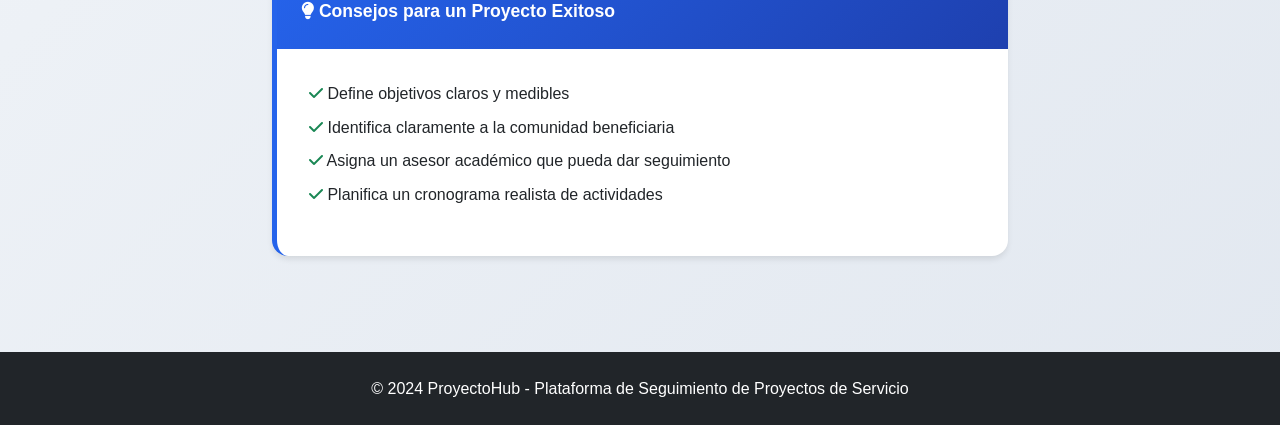
<file: registrar_proyecto.html>
<!DOCTYPE html>
<html lang="es">
<head>
    <meta charset="UTF-8">
    <meta name="viewport" content="width=device-width, initial-scale=1.0">
    <link href="https://cdn.jsdelivr.net/npm/bootstrap@5.3.0/dist/css/bootstrap.min.css" rel="stylesheet">
    <link rel="stylesheet" href="https://cdnjs.cloudflare.com/ajax/libs/font-awesome/6.4.0/css/all.min.css">
    <link rel="stylesheet" href="style.css">
    <title>Registrar Nuevo Proyecto</title>
</head>
<body>
    <!-- NAVBAR -->
    <nav class="navbar navbar-expand-lg navbar-dark mb-0">
        <div class="container-lg">
            <a class="navbar-brand" href="index.html">
                <i class="fas fa-rocket"></i> ProyectoHub
            </a>
            <button class="navbar-toggler" type="button" data-bs-toggle="collapse" data-bs-target="#navbarNav">
                <span class="navbar-toggler-icon"></span>
            </button>
            <div class="collapse navbar-collapse" id="navbarNav">
                <div class="navbar-nav ms-auto">
                    <a class="nav-link" href="index.html"><i class="fas fa-home"></i> Dashboard</a>
                    <a class="nav-link" href="registrar_proyecto.html"><i class="fas fa-plus-circle"></i> Nuevo Proyecto</a>
                    <a class="nav-link" href="reportes.html"><i class="fas fa-chart-bar"></i> Reportes</a>
                    <a class="nav-link" href="gestionar_entidades.html"><i class="fas fa-building"></i> Entidades</a>
                </div>
            </div>
        </div>
    </nav>

    <!-- HEADER -->
    <div class="dashboard-header container-lg">
        <div class="row">
            <div class="col-md-8">
                <h1><i class="fas fa-plus-circle"></i> Registrar Nuevo Proyecto</h1>
                <p>Completa el formulario para crear un proyecto de servicio</p>
            </div>
        </div>
    </div>

    <!-- CONTENEDOR PRINCIPAL -->
    <main class="container-lg py-5">
        <div class="row">
            <div class="col-lg-8 mx-auto">
                <div class="card card-accent">
                    <div class="card-header">
                        <i class="fas fa-form"></i> Información del Proyecto
                    </div>
                    <div class="card-body">
                        <form id="proyectoForm" novalidate>
                            <!-- SECCIÓN 1: INFORMACIÓN BÁSICA -->
                            <h5 class="mb-3 text-primary">
                                <i class="fas fa-info-circle"></i> Información Básica
                            </h5>

                            <div class="form-group mb-3">
                                <label class="form-label" for="titulo">
                                    <i class="fas fa-bookmark"></i> Título del Proyecto
                                </label>
                                <input type="text" id="titulo" class="form-control" placeholder="Ej: Mejora de infraestructura..." required>
                                <small class="text-muted">Máximo 100 caracteres</small>
                            </div>

                            <div class="form-group mb-3">
                                <label class="form-label" for="objetivo">
                                    <i class="fas fa-bullseye"></i> Objetivo del Proyecto
                                </label>
                                <textarea id="objetivo" class="form-control" rows="4" placeholder="Describe los objetivos del proyecto..." required></textarea>
                                <small class="text-muted">Describe claramente qué se quiere lograr</small>
                            </div>

                            <div class="row">
                                <div class="col-md-6 mb-3">
                                    <div class="form-group">
                                        <label class="form-label" for="generacion">
                                            <i class="fas fa-graduation-cap"></i> Generación
                                        </label>
                                        <input type="text" id="generacion" class="form-control" placeholder="Ej: 2024" required>
                                    </div>
                                </div>
                                <div class="col-md-6 mb-3">
                                    <div class="form-group">
                                        <label class="form-label" for="estado">
                                            <i class="fas fa-circle"></i> Estado Inicial
                                        </label>
                                        <select id="estado" class="form-select">
                                            <option value="Pendiente">Pendiente</option>
                                            <option value="En Progreso">En Progreso</option>
                                            <option value="Completado">Completado</option>
                                        </select>
                                    </div>
                                </div>
                            </div>

                            <!-- SECCIÓN 2: INFORMACIÓN DE PARTICIPANTES -->
                            <hr class="my-4">
                            <h5 class="mb-3 text-primary">
                                <i class="fas fa-users"></i> Participantes
                            </h5>

                            <div class="row">
                                <div class="col-md-6 mb-3">
                                    <div class="form-group">
                                        <label class="form-label" for="estudiante_id">
                                            <i class="fas fa-user-graduate"></i> Estudiante Responsable
                                        </label>
                                        <select id="estudiante_id" class="form-select" required>
                                            <option value="">Selecciona un estudiante</option>
                                        </select>
                                        <small class="text-muted">Selecciona el estudiante responsable del proyecto</small>
                                    </div>
                                </div>
                                <div class="col-md-6 mb-3">
                                    <div class="form-group">
                                        <label class="form-label" for="asesor_id">
                                            <i class="fas fa-user-tie"></i> Asesor Académico
                                        </label>
                                        <select id="asesor_id" class="form-select" required>
                                            <option value="">Selecciona un asesor</option>
                                        </select>
                                        <small class="text-muted">Selecciona el asesor que supervisa el proyecto</small>
                                    </div>
                                </div>
                            </div>

                            <!-- SECCIÓN 3: INFORMACIÓN DE LA ORGANIZACIÓN -->
                            <hr class="my-4">
                            <h5 class="mb-3 text-primary">
                                <i class="fas fa-building"></i> Organización Beneficiaria
                            </h5>

                            <div class="form-group mb-4">
                                <label class="form-label" for="organizacion_id">
                                    <i class="fas fa-id-card"></i> Organización
                                </label>
                                <select id="organizacion_id" class="form-select" required>
                                    <option value="">Selecciona una organización</option>
                                </select>
                                <small class="text-muted">Selecciona la organización o comunidad beneficiaria</small>
                            </div>

                            <!-- ACCIONES -->
                            <div class="d-grid gap-2 d-sm-flex justify-content-sm-between mt-4">
                                <button type="submit" class="btn btn-success btn-lg">
                                    <i class="fas fa-save"></i> Guardar Proyecto
                                </button>
                                <a href="index.html" class="btn btn-secondary btn-lg">
                                    <i class="fas fa-times"></i> Cancelar
                                </a>
                            </div>
                        </form>
                    </div>
                </div>

                <!-- TARJETA DE CONSEJOS -->
                <div class="card mt-4">
                    <div class="card-header bg-info text-white">
                        <i class="fas fa-lightbulb"></i> Consejos para un Proyecto Exitoso
                    </div>
                    <div class="card-body">
                        <ul class="list-unstyled">
                            <li class="mb-2"><i class="fas fa-check text-success"></i> Define objetivos claros y medibles</li>
                            <li class="mb-2"><i class="fas fa-check text-success"></i> Identifica claramente a la comunidad beneficiaria</li>
                            <li class="mb-2"><i class="fas fa-check text-success"></i> Asigna un asesor académico que pueda dar seguimiento</li>
                            <li><i class="fas fa-check text-success"></i> Planifica un cronograma realista de actividades</li>
                        </ul>
                    </div>
                </div>
            </div>
        </div>
    </main>

    <!-- FOOTER -->
    <footer class="bg-dark text-white text-center py-4 mt-5">
        <div class="container">
            <p class="mb-0">&copy; 2024 ProyectoHub - Plataforma de Seguimiento de Proyectos de Servicio</p>
        </div>
    </footer>

    <!-- SCRIPTS -->
    <script src="https://cdn.jsdelivr.net/npm/bootstrap@5.3.0/dist/js/bootstrap.bundle.min.js"></script>
    <script src="storage.js"></script>
    <script>
        function llenarOpcionesProyecto() {
            const usuarios = obtenerUsuarios();
            const asesores = obtenerAsesores();
            const organizaciones = obtenerOrganizaciones();

            const estudianteSelect = document.getElementById('estudiante_id');
            const asesorSelect = document.getElementById('asesor_id');
            const organizacionSelect = document.getElementById('organizacion_id');

            function llenar(select, items, placeholder) {
                select.innerHTML = `<option value="">${placeholder}</option>` + items.map(item => `
                    <option value="${item.id}">${item.id} - ${item.nombre}</option>
                `).join('');
            }

            llenar(estudianteSelect, usuarios.filter(u => u.rol === 'Estudiante' || u.rol === ''), 'Selecciona un estudiante');
            llenar(asesorSelect, asesores, 'Selecciona un asesor');
            llenar(organizacionSelect, organizaciones, 'Selecciona una organización');
        }

        document.getElementById('proyectoForm').addEventListener('submit', (e) => {
            e.preventDefault();

            const titulo = document.getElementById('titulo').value.trim();
            const objetivo = document.getElementById('objetivo').value.trim();
            const generacion = document.getElementById('generacion').value.trim();
            const estado = document.getElementById('estado').value;
            const estudiante_id = document.getElementById('estudiante_id').value;
            const asesor_id = document.getElementById('asesor_id').value;
            const organizacion_id = document.getElementById('organizacion_id').value;

            if (!titulo || !objetivo || !generacion || !estudiante_id || !asesor_id || !organizacion_id) {
                mostrarAlerta('Por favor completa todos los campos', 'danger');
                return;
            }

            guardarProyecto({
                titulo,
                objetivo,
                generacion,
                estado,
                estudiante_id: parseInt(estudiante_id, 10),
                asesor_id: parseInt(asesor_id, 10),
                organizacion_id: parseInt(organizacion_id, 10)
            });

            mostrarAlerta('¡Proyecto registrado exitosamente!', 'success');
            setTimeout(() => {
                window.location.href = 'index.html';
            }, 1200);
        });

        function mostrarAlerta(mensaje, tipo = 'info') {
            const alerta = document.createElement('div');
            alerta.className = `alert alert-${tipo} alert-dismissible fade show position-fixed`;
            alerta.style.top = '20px';
            alerta.style.right = '20px';
            alerta.style.zIndex = '9999';
            alerta.style.minWidth = '300px';
            alerta.innerHTML = `
                <i class="fas fa-${tipo === 'success' ? 'check-circle' : 'exclamation-circle'}"></i> ${mensaje}
                <button type="button" class="btn-close" data-bs-dismiss="alert"></button>
            `;
            document.body.appendChild(alerta);
            setTimeout(() => alerta.remove(), 5000);
        }

        llenarOpcionesProyecto();
    </script>
</body>
</html>
</file>
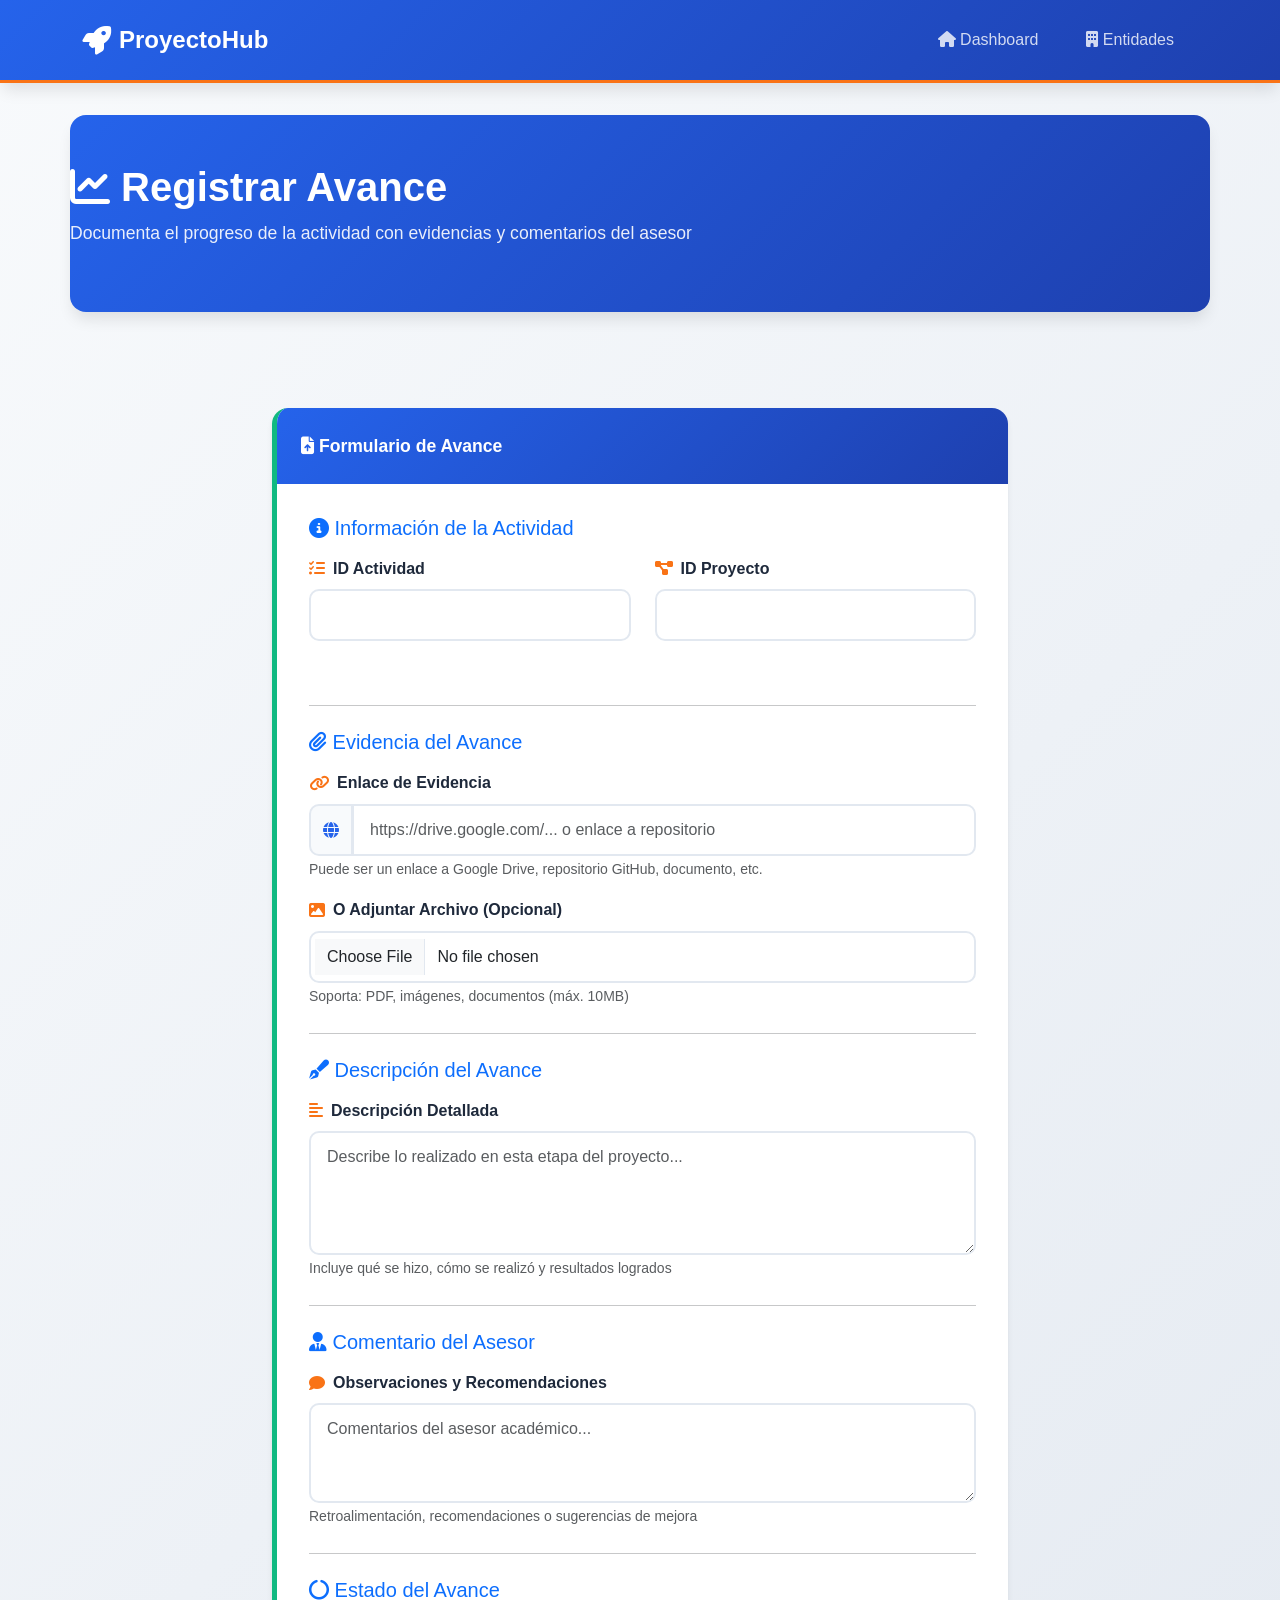
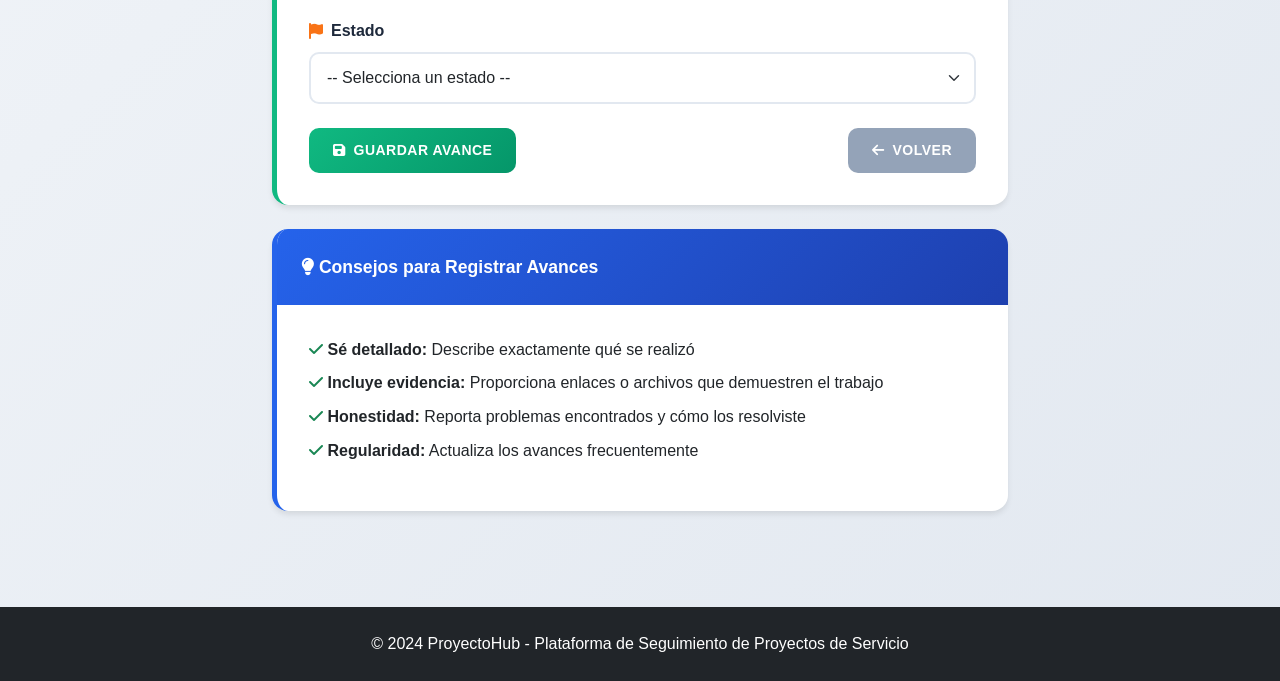
<file: registro_avance.html>
<!DOCTYPE html>
<html lang="es">
<head>
    <meta charset="UTF-8">
    <meta name="viewport" content="width=device-width, initial-scale=1.0">
    <link href="https://cdn.jsdelivr.net/npm/bootstrap@5.3.0/dist/css/bootstrap.min.css" rel="stylesheet">
    <link rel="stylesheet" href="https://cdnjs.cloudflare.com/ajax/libs/font-awesome/6.4.0/css/all.min.css">
    <link rel="stylesheet" href="style.css">
    <title>Registrar Avance</title>
</head>
<body>
    <!-- NAVBAR -->
    <nav class="navbar navbar-expand-lg navbar-dark mb-0">
        <div class="container-lg">
            <a class="navbar-brand" href="index.html">
                <i class="fas fa-rocket"></i> ProyectoHub
            </a>
            <button class="navbar-toggler" type="button" data-bs-toggle="collapse" data-bs-target="#navbarNav">
                <span class="navbar-toggler-icon"></span>
            </button>
            <div class="collapse navbar-collapse" id="navbarNav">
                <div class="navbar-nav ms-auto">
                    <a class="nav-link" href="index.html"><i class="fas fa-home"></i> Dashboard</a>
                    <a class="nav-link" href="gestionar_entidades.html"><i class="fas fa-building"></i> Entidades</a>
                </div>
            </div>
        </div>
    </nav>

    <!-- HEADER -->
    <div class="dashboard-header container-lg">
        <div class="row">
            <div class="col-md-8">
                <h1><i class="fas fa-chart-line"></i> Registrar Avance</h1>
                <p>Documenta el progreso de la actividad con evidencias y comentarios del asesor</p>
            </div>
        </div>
    </div>

    <!-- CONTENEDOR PRINCIPAL -->
    <main class="container-lg py-5">
        <div class="row">
            <div class="col-lg-8 mx-auto">
                <div class="card card-success">
                    <div class="card-header">
                        <i class="fas fa-file-upload"></i> Formulario de Avance
                    </div>
                    <div class="card-body">
                        <form id="avanceForm" novalidate>
                            <!-- SECCIÓN 1: INFORMACIÓN DE LA ACTIVIDAD -->
                            <h5 class="mb-3 text-primary">
                                <i class="fas fa-info-circle"></i> Información de la Actividad
                            </h5>

                            <div class="row">
                                <div class="col-md-6 mb-3">
                                    <div class="form-group">
                                        <label class="form-label">
                                            <i class="fas fa-tasks"></i> ID Actividad
                                        </label>
                                        <input type="number" id="actividad_id" class="form-control" readonly>
                                    </div>
                                </div>
                                <div class="col-md-6 mb-3">
                                    <div class="form-group">
                                        <label class="form-label">
                                            <i class="fas fa-project-diagram"></i> ID Proyecto
                                        </label>
                                        <input type="number" id="proyecto_id" class="form-control" readonly>
                                    </div>
                                </div>
                            </div>

                            <!-- SECCIÓN 2: EVIDENCIAS -->
                            <hr class="my-4">
                            <h5 class="mb-3 text-primary">
                                <i class="fas fa-paperclip"></i> Evidencia del Avance
                            </h5>

                            <div class="form-group mb-3">
                                <label class="form-label">
                                    <i class="fas fa-link"></i> Enlace de Evidencia
                                </label>
                                <div class="input-group">
                                    <span class="input-group-text"><i class="fas fa-globe"></i></span>
                                    <input type="url" id="evidencia_url" class="form-control" 
                                           placeholder="https://drive.google.com/... o enlace a repositorio" required>
                                </div>
                                <small class="text-muted">Puede ser un enlace a Google Drive, repositorio GitHub, documento, etc.</small>
                            </div>

                            <div class="form-group mb-3">
                                <label class="form-label">
                                    <i class="fas fa-image"></i> O Adjuntar Archivo (Opcional)
                                </label>
                                <input type="file" id="archivo_evidencia" class="form-control">
                                <small class="text-muted">Soporta: PDF, imágenes, documentos (máx. 10MB)</small>
                            </div>

                            <!-- SECCIÓN 3: DESCRIPCIÓN DEL AVANCE -->
                            <hr class="my-4">
                            <h5 class="mb-3 text-primary">
                                <i class="fas fa-pen-fancy"></i> Descripción del Avance
                            </h5>

                            <div class="form-group mb-3">
                                <label class="form-label">
                                    <i class="fas fa-align-left"></i> Descripción Detallada
                                </label>
                                <textarea id="descripcion_avance" class="form-control" rows="4" 
                                          placeholder="Describe lo realizado en esta etapa del proyecto..." required></textarea>
                                <small class="text-muted">Incluye qué se hizo, cómo se realizó y resultados logrados</small>
                            </div>

                            <!-- SECCIÓN 4: COMENTARIO DEL ASESOR -->
                            <hr class="my-4">
                            <h5 class="mb-3 text-primary">
                                <i class="fas fa-user-tie"></i> Comentario del Asesor
                            </h5>

                            <div class="form-group mb-3">
                                <label class="form-label">
                                    <i class="fas fa-comment"></i> Observaciones y Recomendaciones
                                </label>
                                <textarea id="comentario_asesor" class="form-control" rows="3" 
                                          placeholder="Comentarios del asesor académico..."></textarea>
                                <small class="text-muted">Retroalimentación, recomendaciones o sugerencias de mejora</small>
                            </div>

                            <!-- SECCIÓN 5: ESTADO -->
                            <hr class="my-4">
                            <h5 class="mb-3 text-primary">
                                <i class="fas fa-circle-notch"></i> Estado del Avance
                            </h5>

                            <div class="form-group mb-4">
                                <label class="form-label">
                                    <i class="fas fa-flag"></i> Estado
                                </label>
                                <select id="estado_avance" class="form-select" required>
                                    <option value="">-- Selecciona un estado --</option>
                                    <option value="Pendiente">Pendiente de Revisión</option>
                                    <option value="En Revisión">En Revisión</option>
                                    <option value="Completado">Completado</option>
                                    <option value="Requiere Ajustes">Requiere Ajustes</option>
                                </select>
                            </div>

                            <!-- ACCIONES -->
                            <div class="d-grid gap-2 d-sm-flex justify-content-sm-between">
                                <button type="submit" class="btn btn-success btn-lg">
                                    <i class="fas fa-save"></i> Guardar Avance
                                </button>
                                <button type="button" class="btn btn-secondary btn-lg" onclick="volver()">
                                    <i class="fas fa-arrow-left"></i> Volver
                                </button>
                            </div>
                        </form>
                    </div>
                </div>

                <!-- TARJETA DE INFORMACIÓN -->
                <div class="card mt-4">
                    <div class="card-header bg-info text-white">
                        <i class="fas fa-lightbulb"></i> Consejos para Registrar Avances
                    </div>
                    <div class="card-body">
                        <ul class="list-unstyled">
                            <li class="mb-2"><i class="fas fa-check text-success"></i> <strong>Sé detallado:</strong> Describe exactamente qué se realizó</li>
                            <li class="mb-2"><i class="fas fa-check text-success"></i> <strong>Incluye evidencia:</strong> Proporciona enlaces o archivos que demuestren el trabajo</li>
                            <li class="mb-2"><i class="fas fa-check text-success"></i> <strong>Honestidad:</strong> Reporta problemas encontrados y cómo los resolviste</li>
                            <li><i class="fas fa-check text-success"></i> <strong>Regularidad:</strong> Actualiza los avances frecuentemente</li>
                        </ul>
                    </div>
                </div>
            </div>
        </div>
    </main>

    <!-- FOOTER -->
    <footer class="bg-dark text-white text-center py-4 mt-5">
        <div class="container">
            <p class="mb-0">&copy; 2024 ProyectoHub - Plataforma de Seguimiento de Proyectos de Servicio</p>
        </div>
    </footer>

    <!-- SCRIPTS -->
    <script src="https://cdn.jsdelivr.net/npm/bootstrap@5.3.0/dist/js/bootstrap.bundle.min.js"></script>
    <script src="storage.js"></script>
    <script>
        const urlParams = new URLSearchParams(window.location.search);
        const actividadId = urlParams.get('actividad_id');
        const proyectoId = urlParams.get('proyecto_id');

        document.getElementById('actividad_id').value = actividadId || '';
        document.getElementById('proyecto_id').value = proyectoId || '';

        document.getElementById('avanceForm').addEventListener('submit', (e) => {
            e.preventDefault();

            const actividad_id = document.getElementById('actividad_id').value;
            const evidencia_url = document.getElementById('evidencia_url').value.trim();
            const descripcion_avance = document.getElementById('descripcion_avance').value.trim();
            const comentario_asesor = document.getElementById('comentario_asesor').value.trim();
            const estado_avance = document.getElementById('estado_avance').value;

            if (!actividad_id || !evidencia_url || !descripcion_avance || !estado_avance) {
                mostrarAlerta('Por favor completa los campos requeridos', 'danger');
                return;
            }

            guardarAvance({
                actividad_id: parseInt(actividad_id, 10),
                evidencia_url,
                descripcion_avance,
                comentario_asesor,
                estado_avance
            });

            mostrarAlerta('¡Avance registrado exitosamente!', 'success');
            setTimeout(() => {
                if (proyectoId) {
                    window.location.href = `gestion_actividades.html?id=${proyectoId}`;
                } else {
                    window.location.href = 'index.html';
                }
            }, 1200);
        });

        function volver() {
            if (proyectoId) {
                window.location.href = `gestion_actividades.html?id=${proyectoId}`;
            } else {
                window.location.href = 'index.html';
            }
        }

        function mostrarAlerta(mensaje, tipo = 'info') {
            const alerta = document.createElement('div');
            alerta.className = `alert alert-${tipo} alert-dismissible fade show position-fixed`;
            alerta.style.top = '20px';
            alerta.style.right = '20px';
            alerta.style.zIndex = '9999';
            alerta.style.minWidth = '300px';
            alerta.innerHTML = `
                <i class="fas fa-${tipo === 'success' ? 'check-circle' : 'exclamation-circle'}"></i> ${mensaje}
                <button type="button" class="btn-close" data-bs-dismiss="alert"></button>
            `;
            document.body.appendChild(alerta);
            setTimeout(() => alerta.remove(), 5000);
        }
    </script>
</body>
</html>
</file>
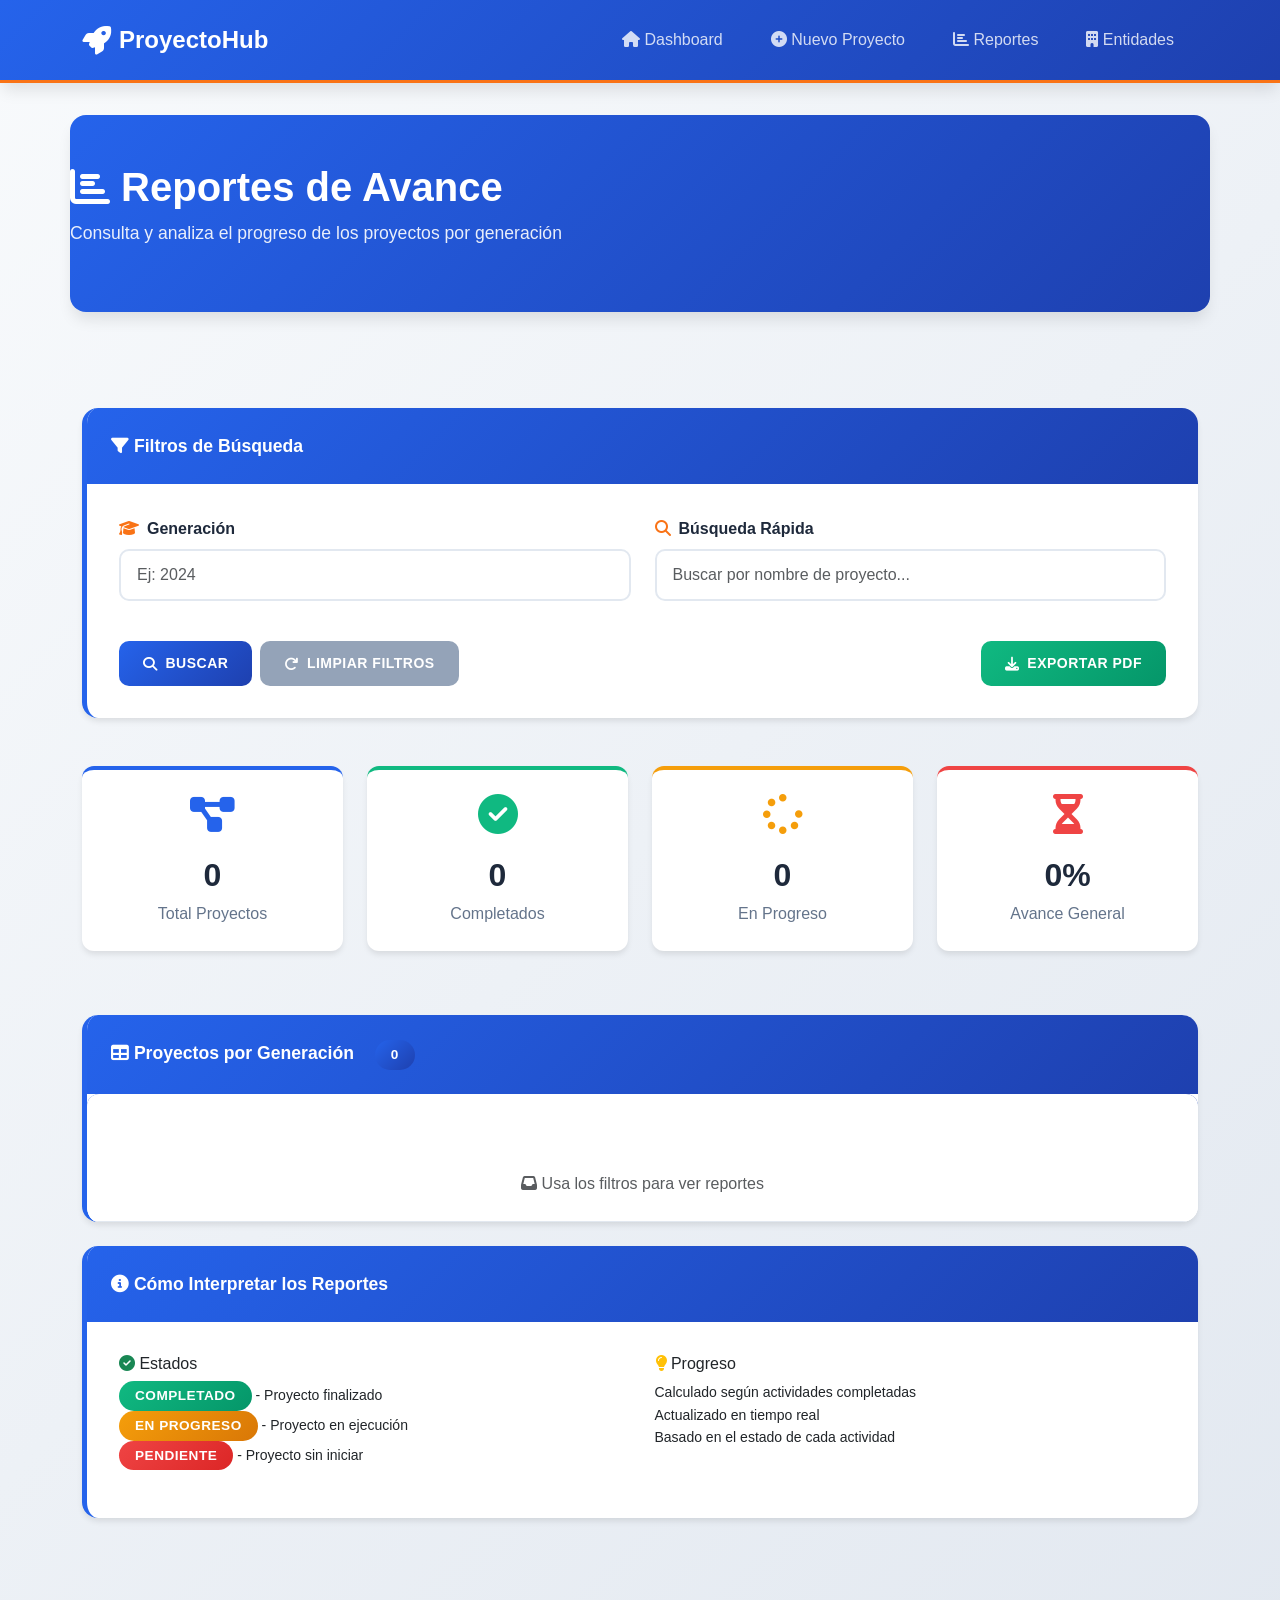
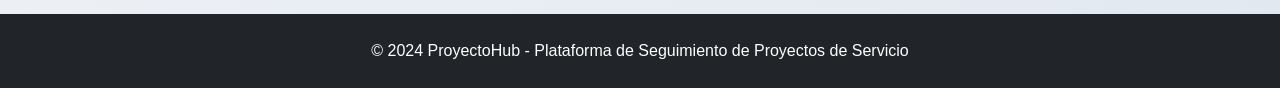
<file: reportes.html>
<!DOCTYPE html>
<html lang="es">
<head>
    <meta charset="UTF-8">
    <meta name="viewport" content="width=device-width, initial-scale=1.0">
    <link href="https://cdn.jsdelivr.net/npm/bootstrap@5.3.0/dist/css/bootstrap.min.css" rel="stylesheet">
    <link rel="stylesheet" href="https://cdnjs.cloudflare.com/ajax/libs/font-awesome/6.4.0/css/all.min.css">
    <link rel="stylesheet" href="style.css">
    <title>Reportes de Avance</title>
</head>
<body>
    <!-- NAVBAR -->
    <nav class="navbar navbar-expand-lg navbar-dark mb-0">
        <div class="container-lg">
            <a class="navbar-brand" href="index.html">
                <i class="fas fa-rocket"></i> ProyectoHub
            </a>
            <button class="navbar-toggler" type="button" data-bs-toggle="collapse" data-bs-target="#navbarNav">
                <span class="navbar-toggler-icon"></span>
            </button>
            <div class="collapse navbar-collapse" id="navbarNav">
                <div class="navbar-nav ms-auto">
                    <a class="nav-link" href="index.html"><i class="fas fa-home"></i> Dashboard</a>
                    <a class="nav-link" href="registrar_proyecto.html"><i class="fas fa-plus-circle"></i> Nuevo Proyecto</a>
                    <a class="nav-link" href="reportes.html"><i class="fas fa-chart-bar"></i> Reportes</a>
                    <a class="nav-link" href="gestionar_entidades.html"><i class="fas fa-building"></i> Entidades</a>
                </div>
            </div>
        </div>
    </nav>

    <!-- HEADER -->
    <div class="dashboard-header container-lg">
        <div class="row align-items-center">
            <div class="col-md-8">
                <h1><i class="fas fa-chart-bar"></i> Reportes de Avance</h1>
                <p>Consulta y analiza el progreso de los proyectos por generación</p>
            </div>
        </div>
    </div>

    <!-- CONTENEDOR PRINCIPAL -->
    <main class="container-lg py-5">
        <!-- FILTROS -->
        <div class="card mb-5">
            <div class="card-header">
                <i class="fas fa-filter"></i> Filtros de Búsqueda
            </div>
            <div class="card-body">
                <div class="row">
                    <div class="col-md-6 mb-3">
                        <div class="form-group">
                            <label class="form-label">
                                <i class="fas fa-graduation-cap"></i> Generación
                            </label>
                            <input type="text" id="filtroGen" class="form-control" 
                                   placeholder="Ej: 2024" autocomplete="off">
                        </div>
                    </div>
                    <div class="col-md-6 mb-3">
                        <div class="form-group">
                            <label class="form-label">
                                <i class="fas fa-search"></i> Búsqueda Rápida
                            </label>
                            <input type="text" id="busquedaRapida" class="form-control" 
                                   placeholder="Buscar por nombre de proyecto...">
                        </div>
                    </div>
                </div>
                <div class="d-flex gap-2">
                    <button onclick="filtrar()" class="btn btn-primary">
                        <i class="fas fa-search"></i> Buscar
                    </button>
                    <button onclick="limpiarFiltros()" class="btn btn-secondary">
                        <i class="fas fa-redo"></i> Limpiar Filtros
                    </button>
                    <button onclick="exportarReporte()" class="btn btn-success ms-auto">
                        <i class="fas fa-download"></i> Exportar PDF
                    </button>
                </div>
            </div>
        </div>

        <!-- ESTADÍSTICAS GENERALES -->
        <div class="row mb-5">
            <div class="col-md-3 col-sm-6 mb-3">
                <div class="stat-card stat-primary">
                    <i class="fas fa-project-diagram"></i>
                    <div class="stat-number" id="totalProyectosReporte">0</div>
                    <div class="stat-label">Total Proyectos</div>
                </div>
            </div>
            <div class="col-md-3 col-sm-6 mb-3">
                <div class="stat-card stat-success">
                    <i class="fas fa-check-circle"></i>
                    <div class="stat-number" id="completadosReporte">0</div>
                    <div class="stat-label">Completados</div>
                </div>
            </div>
            <div class="col-md-3 col-sm-6 mb-3">
                <div class="stat-card stat-warning">
                    <i class="fas fa-spinner"></i>
                    <div class="stat-number" id="progresoReporte">0</div>
                    <div class="stat-label">En Progreso</div>
                </div>
            </div>
            <div class="col-md-3 col-sm-6 mb-3">
                <div class="stat-card stat-danger">
                    <i class="fas fa-hourglass-half"></i>
                    <div class="stat-number" id="porcentajeReporte">0%</div>
                    <div class="stat-label">Avance General</div>
                </div>
            </div>
        </div>

        <!-- TABLA DE REPORTES -->
        <div class="card">
            <div class="card-header">
                <i class="fas fa-table"></i> Proyectos por Generación
                <span class="badge badge-primary ms-3" id="conteoReportes">0</span>
            </div>
            <div class="card-body p-0">
                <div class="table-responsive">
                    <table class="table table-hover mb-0">
                        <thead>
                            <tr>
                                <th><i class="fas fa-bookmark"></i> Proyecto</th>
                                <th><i class="fas fa-graduation-cap"></i> Generación</th>
                                <th><i class="fas fa-tasks"></i> Actividades</th>
                                <th><i class="fas fa-circle"></i> Estado</th>
                                <th><i class="fas fa-percentage"></i> Progreso</th>
                                <th><i class="fas fa-cogs"></i> Acciones</th>
                            </tr>
                        </thead>
                        <tbody id="tablaReportes">
                            <tr>
                                <td colspan="6" class="text-center py-4 text-muted">
                                    <i class="fas fa-inbox"></i> Usa los filtros para ver reportes
                                </td>
                            </tr>
                        </tbody>
                    </table>
                </div>
            </div>
        </div>

        <!-- TARJETA DE INFORMACIÓN -->
        <div class="card mt-4">
            <div class="card-header bg-info text-white">
                <i class="fas fa-info-circle"></i> Cómo Interpretar los Reportes
            </div>
            <div class="card-body">
                <div class="row">
                    <div class="col-md-6">
                        <h6><i class="fas fa-circle-check text-success"></i> Estados</h6>
                        <ul class="list-unstyled small">
                            <li><span class="badge badge-success">Completado</span> - Proyecto finalizado</li>
                            <li><span class="badge badge-warning">En Progreso</span> - Proyecto en ejecución</li>
                            <li><span class="badge badge-danger">Pendiente</span> - Proyecto sin iniciar</li>
                        </ul>
                    </div>
                    <div class="col-md-6">
                        <h6><i class="fas fa-lightbulb text-warning"></i> Progreso</h6>
                        <ul class="list-unstyled small">
                            <li>Calculado según actividades completadas</li>
                            <li>Actualizado en tiempo real</li>
                            <li>Basado en el estado de cada actividad</li>
                        </ul>
                    </div>
                </div>
            </div>
        </div>
    </main>

    <!-- FOOTER -->
    <footer class="bg-dark text-white text-center py-4 mt-5">
        <div class="container">
            <p class="mb-0">&copy; 2024 ProyectoHub - Plataforma de Seguimiento de Proyectos de Servicio</p>
        </div>
    </footer>

    <!-- SCRIPTS -->
    <script src="https://cdn.jsdelivr.net/npm/bootstrap@5.3.0/dist/js/bootstrap.bundle.min.js"></script>
    <script src="storage.js"></script>
    <script>
        let todosLosProyectos = [];

        function cargarTodosLosProyectos() {
            todosLosProyectos = obtenerProyectos() || [];
            actualizarEstadisticas(todosLosProyectos);
        }

        function filtrar() {
            const gen = document.getElementById('filtroGen').value.trim();
            const busqueda = document.getElementById('busquedaRapida').value.trim().toLowerCase();
            let filtrados = todosLosProyectos;

            if (gen) {
                filtrados = filtrados.filter(p => p.generacion === gen);
            }

            if (busqueda) {
                filtrados = filtrados.filter(p => 
                    p.titulo.toLowerCase().includes(busqueda) ||
                    (p.objetivo && p.objetivo.toLowerCase().includes(busqueda))
                );
            }

            if (filtrados.length === 0) {
                document.getElementById('tablaReportes').innerHTML = `
                    <tr>
                        <td colspan="6" class="text-center py-4">
                            <i class="fas fa-search"></i> No se encontraron proyectos
                        </td>
                    </tr>
                `;
                actualizarEstadisticas([]);
                return;
            }

            renderizarReportes(filtrados);
            actualizarEstadisticas(filtrados);
        }

        function renderizarReportes(proyectos) {
            const tabla = document.getElementById('tablaReportes');
            document.getElementById('conteoReportes').textContent = proyectos.length;

            tabla.innerHTML = proyectos.map(p => {
                const actividades = obtenerActividades(p.id);
                const progreso = calcularProgreso(actividades);
                return `
                    <tr>
                        <td>
                            <strong><i class="fas fa-briefcase"></i> ${p.titulo}</strong>
                        </td>
                        <td>${p.generacion || 'N/A'}</td>
                        <td>
                            <span class="badge badge-info" title="Actividades del proyecto">
                                ${actividades.length}
                            </span>
                        </td>
                        <td>
                            <span class="badge ${getEstadoBadgeClass(p.estado)}">
                                ${p.estado || 'Pendiente'}
                            </span>
                        </td>
                        <td>
                            <div class="progress" style="height: 20px;">
                                <div class="progress-bar" role="progressbar" 
                                     style="width: ${progreso}%;" 
                                     aria-valuenow="${progreso}" aria-valuemin="0" aria-valuemax="100">
                                    ${progreso}%
                                </div>
                            </div>
                        </td>
                        <td>
                            <a href="gestion_actividades.html?id=${p.id}" 
                               class="btn btn-sm btn-primary" title="Ver actividades">
                                <i class="fas fa-eye"></i> Ver
                            </a>
                        </td>
                    </tr>
                `;
            }).join('');
        }

        function calcularProgreso(actividades) {
            if (!actividades || actividades.length === 0) {
                return 0;
            }
            const completadas = actividades.filter(a => a.estado === 'Completado').length;
            return Math.round((completadas / actividades.length) * 100);
        }

        function actualizarEstadisticas(proyectos) {
            document.getElementById('totalProyectosReporte').textContent = proyectos.length;
            document.getElementById('completadosReporte').textContent = 
                proyectos.filter(p => p.estado === 'Completado').length;
            document.getElementById('progresoReporte').textContent = 
                proyectos.filter(p => p.estado === 'En Progreso').length;

            const porcentaje = proyectos.length > 0 
                ? Math.round((proyectos.filter(p => p.estado === 'Completado').length / proyectos.length) * 100)
                : 0;
            document.getElementById('porcentajeReporte').textContent = `${porcentaje}%`;
        }

        function getEstadoBadgeClass(estado) {
            switch(estado) {
                case 'Completado': return 'badge-success';
                case 'En Progreso': return 'badge-warning';
                case 'Pendiente': return 'badge-danger';
                default: return 'badge-info';
            }
        }

        function limpiarFiltros() {
            document.getElementById('filtroGen').value = '';
            document.getElementById('busquedaRapida').value = '';
            document.getElementById('tablaReportes').innerHTML = `
                <tr>
                    <td colspan="6" class="text-center py-4 text-muted">
                        <i class="fas fa-inbox"></i> Usa los filtros para ver reportes
                    </td>
                </tr>
            `;
            actualizarEstadisticas([]);
        }

        function exportarReporte() {
            const gen = document.getElementById('filtroGen').value || 'Todos';
            const contenido = `REPORTE DE PROYECTOS - GENERACIÓN ${gen}\nFecha: ${new Date().toLocaleDateString('es-ES')}\n\nTotal Proyectos: ${document.getElementById('totalProyectosReporte').textContent}\nCompletados: ${document.getElementById('completadosReporte').textContent}\nEn Progreso: ${document.getElementById('progresoReporte').textContent}\nAvance General: ${document.getElementById('porcentajeReporte').textContent}`;
            const element = document.createElement('a');
            element.setAttribute('href', 'data:text/plain;charset=utf-8,' + encodeURIComponent(contenido));
            element.setAttribute('download', `reporte-proyectos-${gen}.txt`);
            element.style.display = 'none';
            document.body.appendChild(element);
            element.click();
            document.body.removeChild(element);
            mostrarAlerta('Reporte exportado exitosamente', 'success');
        }

        function mostrarAlerta(mensaje, tipo = 'info') {
            const alerta = document.createElement('div');
            alerta.className = `alert alert-${tipo} alert-dismissible fade show position-fixed`;
            alerta.style.top = '20px';
            alerta.style.right = '20px';
            alerta.style.zIndex = '9999';
            alerta.innerHTML = `
                ${mensaje}
                <button type="button" class="btn-close" data-bs-dismiss="alert"></button>
            `;
            document.body.appendChild(alerta);
            setTimeout(() => alerta.remove(), 5000);
        }

        cargarTodosLosProyectos();

        document.getElementById('filtroGen').addEventListener('keypress', (e) => {
            if (e.key === 'Enter') filtrar();
        });

        document.getElementById('busquedaRapida').addEventListener('keypress', (e) => {
            if (e.key === 'Enter') filtrar();
        });
    </script>
</body>
</html>
</file>
<file: style.css>
/* ==========================================
   ESTILOS GLOBALES Y VARIABLES CSS
   ==========================================
   Variables CSS personalizadas para colores, sombras y transiciones
   que se usan consistentemente en toda la aplicación
   */

:root {
  --primary-color: #2563eb; /* Azul principal para elementos principales */
  --secondary-color: #1e40af; /* Azul más oscuro para acentos */
  --accent-color: #f97316; /* Naranja para elementos destacados */
  --success-color: #10b981; /* Verde para estados exitosos */
  --danger-color: #ef4444; /* Rojo para errores o estados críticos */
  --warning-color: #f59e0b; /* Amarillo para advertencias */
  --light-bg: #f8fafc; /* Fondo claro para secciones */
  --dark-text: #1e293b; /* Color de texto principal */
  --border-color: #e2e8f0; /* Color de bordes sutiles */
  --shadow-sm: 0 1px 2px 0 rgba(0, 0, 0, 0.05); /* Sombra pequeña */
  --shadow-md: 0 4px 6px -1px rgba(0, 0, 0, 0.1); /* Sombra mediana */
  --shadow-lg: 0 10px 15px -3px rgba(0, 0, 0, 0.1); /* Sombra grande */
  --shadow-xl: 0 20px 25px -5px rgba(0, 0, 0, 0.1); /* Sombra extra grande */
  --transition: all 0.3s cubic-bezier(0.4, 0, 0.2, 1); /* Transición suave */
}

/* ==========================================
   RESET Y ESTILOS BASE
   ========================================== */
* {
  margin: 0;
  padding: 0;
  box-sizing: border-box; /* Incluye padding y border en el ancho/alto total */
}

body {
  background: linear-gradient(135deg, #f8fafc 0%, #e2e8f0 100%); /* Gradiente de fondo sutil */
  font-family: 'Segoe UI', 'Roboto', 'Oxygen', 'Ubuntu', sans-serif; /* Fuentes modernas */
  color: var(--dark-text);
  line-height: 1.6; /* Espaciado de línea cómodo */
  min-height: 100vh; /* Altura mínima de viewport */
}

/* ==========================================
   BARRA DE NAVEGACIÓN
   ==========================================
   Navbar con gradiente azul y efectos hover
   */
.navbar {
  background: linear-gradient(135deg, var(--primary-color) 0%, var(--secondary-color) 100%);
  box-shadow: var(--shadow-lg);
  border-bottom: 3px solid var(--accent-color); /* Línea inferior naranja */
  padding: 1rem 0;
}

.navbar-brand {
  font-size: 1.5rem;
  font-weight: 700;
  color: white !important;
  display: flex;
  align-items: center;
  gap: 0.5rem; /* Espacio entre icono y texto */
  transition: var(--transition);
}

.navbar-brand:hover {
  transform: translateY(-2px); /* Efecto de elevación al hover */
}

.navbar-brand i {
  font-size: 1.8rem; /* Icono más grande */
}

.nav-link {
  color: rgba(255, 255, 255, 0.8) !important;
  font-weight: 500;
  transition: var(--transition);
  position: relative;
  margin: 0 1rem;
}

.nav-link:hover {
  color: white !important;
  transform: translateY(-2px); /* Efecto hover */
}

.nav-link::after {
  content: '';
  position: absolute;
  bottom: -5px;
  left: 0;
  width: 0;
  height: 3px;
  background: var(--accent-color); /* Línea animada naranja */
  transition: var(--transition);
}

.nav-link:hover::after {
  width: 100%; /* Línea se expande al hover */
}

/* ==========================================
   TARJETAS Y CONTENEDORES
   ==========================================
   Estilos para tarjetas con bordes de color y efectos hover
   */
.card {
  border: none;
  border-radius: 16px; /* Bordes redondeados */
  box-shadow: var(--shadow-md);
  transition: var(--transition);
  border-left: 5px solid var(--primary-color); /* Borde izquierdo de color */
  overflow: hidden; /* Evita desbordamiento de contenido */
}

.card:hover {
  box-shadow: var(--shadow-xl); /* Sombra más grande al hover */
  transform: translateY(-5px); /* Elevación al hover */
}

.card.card-accent {
  border-left-color: var(--accent-color); /* Borde naranja */
}

.card.card-success {
  border-left-color: var(--success-color); /* Borde verde */
}

.card.card-warning {
  border-left-color: var(--warning-color); /* Borde amarillo */
}

.card.card-danger {
  border-left-color: var(--danger-color); /* Borde rojo */
}

.card-header {
  background: linear-gradient(135deg, var(--primary-color) 0%, var(--secondary-color) 100%);
  color: white;
  border: none;
  padding: 1.5rem;
  font-weight: 600;
  font-size: 1.1rem;
}

.card-body {
  padding: 2rem; /* Padding generoso */
}

/* ==========================================
   BOTONES
   ==========================================
   Botones con gradientes y efectos hover consistentes
   */
.btn {
  border-radius: 10px;
  font-weight: 600;
  padding: 0.75rem 1.5rem;
  transition: var(--transition);
  border: none;
  cursor: pointer;
  text-transform: uppercase;
  font-size: 0.875rem;
  letter-spacing: 0.5px; /* Espaciado de letras */
  display: inline-flex;
  align-items: center;
  gap: 0.5rem; /* Espacio entre icono y texto */
}

.btn:hover {
  transform: translateY(-2px); /* Efecto de elevación */
  box-shadow: var(--shadow-lg);
}

.btn-primary {
  background: linear-gradient(135deg, var(--primary-color) 0%, var(--secondary-color) 100%);
  color: white;
}

.btn-primary:hover {
  background: linear-gradient(135deg, var(--secondary-color) 0%, var(--primary-color) 100%);
  color: white;
}

.btn-success {
  background: linear-gradient(135deg, var(--success-color) 0%, #059669 100%);
  color: white;
}

.btn-success:hover {
  background: linear-gradient(135deg, #059669 0%, var(--success-color) 100%);
  color: white;
}

.btn-warning {
  background: linear-gradient(135deg, var(--warning-color) 0%, #d97706 100%);
  color: white;
}

.btn-warning:hover {
  background: linear-gradient(135deg, #d97706 0%, var(--warning-color) 100%);
  color: white;
}

.btn-danger {
  background: linear-gradient(135deg, var(--danger-color) 0%, #dc2626 100%);
  color: white;
}

.btn-danger:hover {
  background: linear-gradient(135deg, #dc2626 0%, var(--danger-color) 100%);
  color: white;
}

.btn-secondary {
  background: #94a3b8;
  color: white;
}

.btn-secondary:hover {
  background: #64748b;
  color: white;
}

.btn-outline {
  background: transparent;
  border: 2px solid var(--primary-color);
  color: var(--primary-color);
}

.btn-outline:hover {
  background: var(--primary-color);
  color: white;
}

.btn-sm {
  padding: 0.5rem 1rem;
  font-size: 0.8rem;
}

.btn-icon {
  width: 40px;
  height: 40px;
  padding: 0;
  display: flex;
  align-items: center;
  justify-content: center;
  border-radius: 50%;
}

/* ==========================================
   FORMULARIOS
   ========================================== */

.form-control,
.form-select {
  border-radius: 10px;
  border: 2px solid var(--border-color);
  padding: 0.75rem 1rem;
  font-size: 1rem;
  transition: var(--transition);
}

.form-control:focus,
.form-select:focus {
  border-color: var(--primary-color);
  box-shadow: 0 0 0 3px rgba(37, 99, 235, 0.1);
  outline: none;
}

.form-label {
  font-weight: 600;
  color: var(--dark-text);
  margin-bottom: 0.5rem;
  display: flex;
  align-items: center;
  gap: 0.5rem;
}

.form-label i {
  color: var(--accent-color);
}

.form-group {
  margin-bottom: 1.5rem;
}

.input-group-text {
  background: var(--light-bg);
  border: 2px solid var(--border-color);
  border-radius: 10px 0 0 10px;
  color: var(--primary-color);
  font-weight: 600;
}

/* ==========================================
   TABLAS
   ========================================== */

.table {
  background: white;
  border-radius: 12px;
  overflow: hidden;
  box-shadow: var(--shadow-md);
}

.table thead {
  background: linear-gradient(135deg, var(--primary-color) 0%, var(--secondary-color) 100%);
}

.table thead th {
  color: white;
  font-weight: 700;
  border: none;
  padding: 1rem;
  text-transform: uppercase;
  font-size: 0.85rem;
  letter-spacing: 0.5px;
}

.table tbody tr {
  transition: var(--transition);
  border-bottom: 1px solid var(--border-color);
}

.table tbody tr:hover {
  background-color: var(--light-bg);
  transform: scale(1.01);
}

.table tbody td {
  padding: 1.25rem 1rem;
  vertical-align: middle;
}

.table-striped tbody tr:nth-of-type(odd) {
  background-color: rgba(15, 23, 42, 0.02);
}

/* ==========================================
   BADGES Y ETIQUETAS
   ========================================== */

.badge {
  padding: 0.5rem 1rem;
  border-radius: 20px;
  font-weight: 600;
  font-size: 0.85rem;
  text-transform: uppercase;
  letter-spacing: 0.5px;
}

.badge-primary {
  background: linear-gradient(135deg, var(--primary-color), var(--secondary-color));
  color: white;
}

.badge-success {
  background: linear-gradient(135deg, var(--success-color), #059669);
  color: white;
}

.badge-warning {
  background: linear-gradient(135deg, var(--warning-color), #d97706);
  color: white;
}

.badge-danger {
  background: linear-gradient(135deg, var(--danger-color), #dc2626);
  color: white;
}

.badge-info {
  background: linear-gradient(135deg, #0891b2, #0e7490);
  color: white;
}

/* ==========================================
   ALERTAS Y NOTIFICACIONES
   ========================================== */

.alert {
  border: none;
  border-radius: 12px;
  border-left: 5px solid;
  box-shadow: var(--shadow-md);
}

.alert-success {
  background-color: rgba(16, 185, 129, 0.1);
  border-left-color: var(--success-color);
  color: #047857;
}

.alert-danger {
  background-color: rgba(239, 68, 68, 0.1);
  border-left-color: var(--danger-color);
  color: #b91c1c;
}

.alert-warning {
  background-color: rgba(245, 158, 11, 0.1);
  border-left-color: var(--warning-color);
  color: #92400e;
}

.alert-info {
  background-color: rgba(8, 145, 178, 0.1);
  border-left-color: #0891b2;
  color: #164e63;
}

/* ==========================================
   DASHBOARD Y LAYOUTS
   ========================================== */

.dashboard-header {
  background: linear-gradient(135deg, var(--primary-color) 0%, var(--secondary-color) 100%);
  color: white;
  padding: 3rem 0;
  margin-bottom: 3rem;
  border-radius: 16px;
  box-shadow: var(--shadow-lg);
  margin-top: 2rem;
}

.dashboard-header h1 {
  font-size: 2.5rem;
  font-weight: 700;
  margin-bottom: 0.5rem;
}

.dashboard-header p {
  font-size: 1.1rem;
  opacity: 0.9;
}

.stat-card {
  background: white;
  border-radius: 12px;
  padding: 1.5rem;
  box-shadow: var(--shadow-md);
  text-align: center;
  transition: var(--transition);
  border-top: 4px solid var(--primary-color);
}

.stat-card:hover {
  box-shadow: var(--shadow-xl);
  transform: translateY(-5px);
}

.stat-card.stat-primary { border-top-color: var(--primary-color); }
.stat-card.stat-success { border-top-color: var(--success-color); }
.stat-card.stat-warning { border-top-color: var(--warning-color); }
.stat-card.stat-danger { border-top-color: var(--danger-color); }

.stat-card i {
  font-size: 2.5rem;
  margin-bottom: 1rem;
  display: block;
}

.stat-card.stat-primary i { color: var(--primary-color); }
.stat-card.stat-success i { color: var(--success-color); }
.stat-card.stat-warning i { color: var(--warning-color); }
.stat-card.stat-danger i { color: var(--danger-color); }

.stat-number {
  font-size: 2rem;
  font-weight: 700;
  color: var(--dark-text);
}

.stat-label {
  color: #64748b;
  font-weight: 500;
}

/* ==========================================
   PROYECTO CARD
   ========================================== */

.proyecto-card {
  background: white;
  border-radius: 12px;
  padding: 1.5rem;
  box-shadow: var(--shadow-md);
  transition: var(--transition);
  border-left: 5px solid var(--primary-color);
  cursor: pointer;
}

.proyecto-card:hover {
  box-shadow: var(--shadow-xl);
  transform: translateY(-5px);
  border-left-color: var(--accent-color);
}

.proyecto-card h3 {
  color: var(--primary-color);
  font-weight: 700;
  margin-bottom: 0.5rem;
}

.proyecto-card p {
  color: #64748b;
  margin-bottom: 0.5rem;
}

.proyecto-meta {
  display: flex;
  gap: 1rem;
  margin-top: 1rem;
  padding-top: 1rem;
  border-top: 1px solid var(--border-color);
  font-size: 0.85rem;
}

.proyecto-meta span {
  display: flex;
  align-items: center;
  gap: 0.25rem;
  color: #64748b;
}

.proyecto-meta i {
  color: var(--primary-color);
}

/* ==========================================
   ACTIVIDAD ITEM
   ========================================== */

.actividad-item {
  background: white;
  border-radius: 12px;
  padding: 1.5rem;
  margin-bottom: 1rem;
  box-shadow: var(--shadow-sm);
  transition: var(--transition);
  border-left: 5px solid var(--primary-color);
}

.actividad-item:hover {
  box-shadow: var(--shadow-md);
}

.actividad-item.completada {
  border-left-color: var(--success-color);
}

.actividad-item.pendiente {
  border-left-color: var(--warning-color);
}

.actividad-item.revision {
  border-left-color: var(--accent-color);
}

.actividad-header {
  display: flex;
  justify-content: space-between;
  align-items: start;
  margin-bottom: 1rem;
}

.actividad-titulo {
  font-size: 1.1rem;
  font-weight: 700;
  color: var(--dark-text);
}

.actividad-fecha {
  color: #64748b;
  font-size: 0.85rem;
  display: flex;
  align-items: center;
  gap: 0.5rem;
  margin-top: 0.5rem;
}

.actividad-fecha i {
  color: var(--primary-color);
}

.actividad-acciones {
  display: flex;
  gap: 0.5rem;
  margin-top: 1rem;
}

/* ==========================================
   MODAL Y DIALOGS
   ========================================== */

.modal-content {
  border-radius: 16px;
  border: none;
  box-shadow: var(--shadow-xl);
}

.modal-header {
  background: linear-gradient(135deg, var(--primary-color) 0%, var(--secondary-color) 100%);
  color: white;
  border: none;
  padding: 1.5rem;
}

.modal-header .btn-close {
  filter: brightness(0) invert(1);
}

/* ==========================================
   PAGINA 404 Y EMPTY STATES
   ========================================== */

.empty-state {
  text-align: center;
  padding: 3rem 1rem;
}

.empty-state i {
  font-size: 4rem;
  color: #cbd5e1;
  margin-bottom: 1rem;
  display: block;
}

.empty-state h3 {
  color: #64748b;
  margin-bottom: 0.5rem;
}

.empty-state p {
  color: #94a3b8;
}

/* ==========================================
   RESPONSIVE
   ========================================== */

@media (max-width: 768px) {
  .dashboard-header h1 {
    font-size: 1.75rem;
  }

  .navbar {
    padding: 0.5rem 0;
  }

  .nav-link {
    margin: 0.5rem 0;
    font-size: 0.9rem;
  }

  .btn {
    padding: 0.5rem 1rem;
    font-size: 0.75rem;
  }

  .card-body {
    padding: 1rem;
  }

  .table {
    font-size: 0.9rem;
  }

  .table thead th,
  .table tbody td {
    padding: 0.75rem;
  }

  .proyecto-meta {
    flex-direction: column;
    gap: 0.5rem;
  }

  .actividad-header {
    flex-direction: column;
    gap: 1rem;
  }

  .actividad-acciones {
    flex-wrap: wrap;
  }
}

@media (max-width: 576px) {
  .dashboard-header h1 {
    font-size: 1.5rem;
  }

  .dashboard-header {
    padding: 2rem 1rem;
    margin: 1rem 0;
  }

  .stat-card {
    margin-bottom: 1rem;
  }

  .btn {
    width: 100%;
  }
}
</file>
